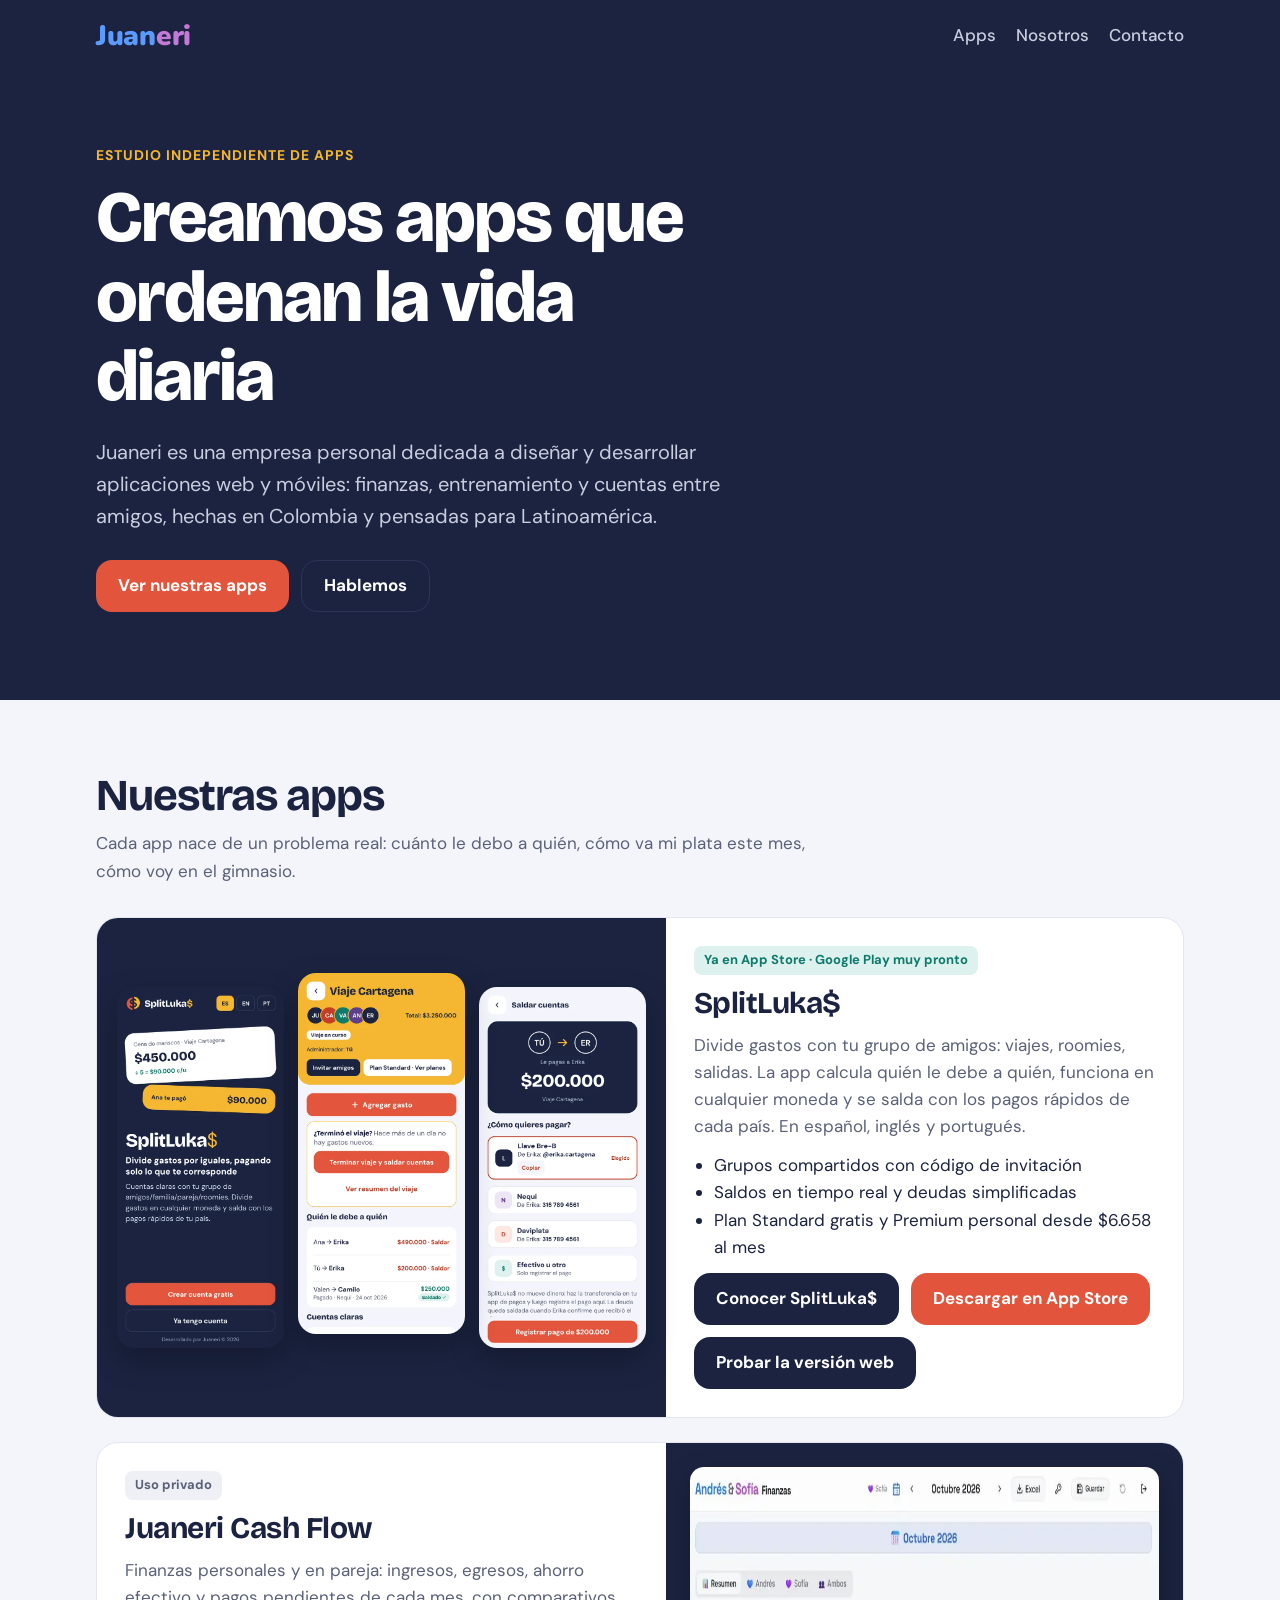
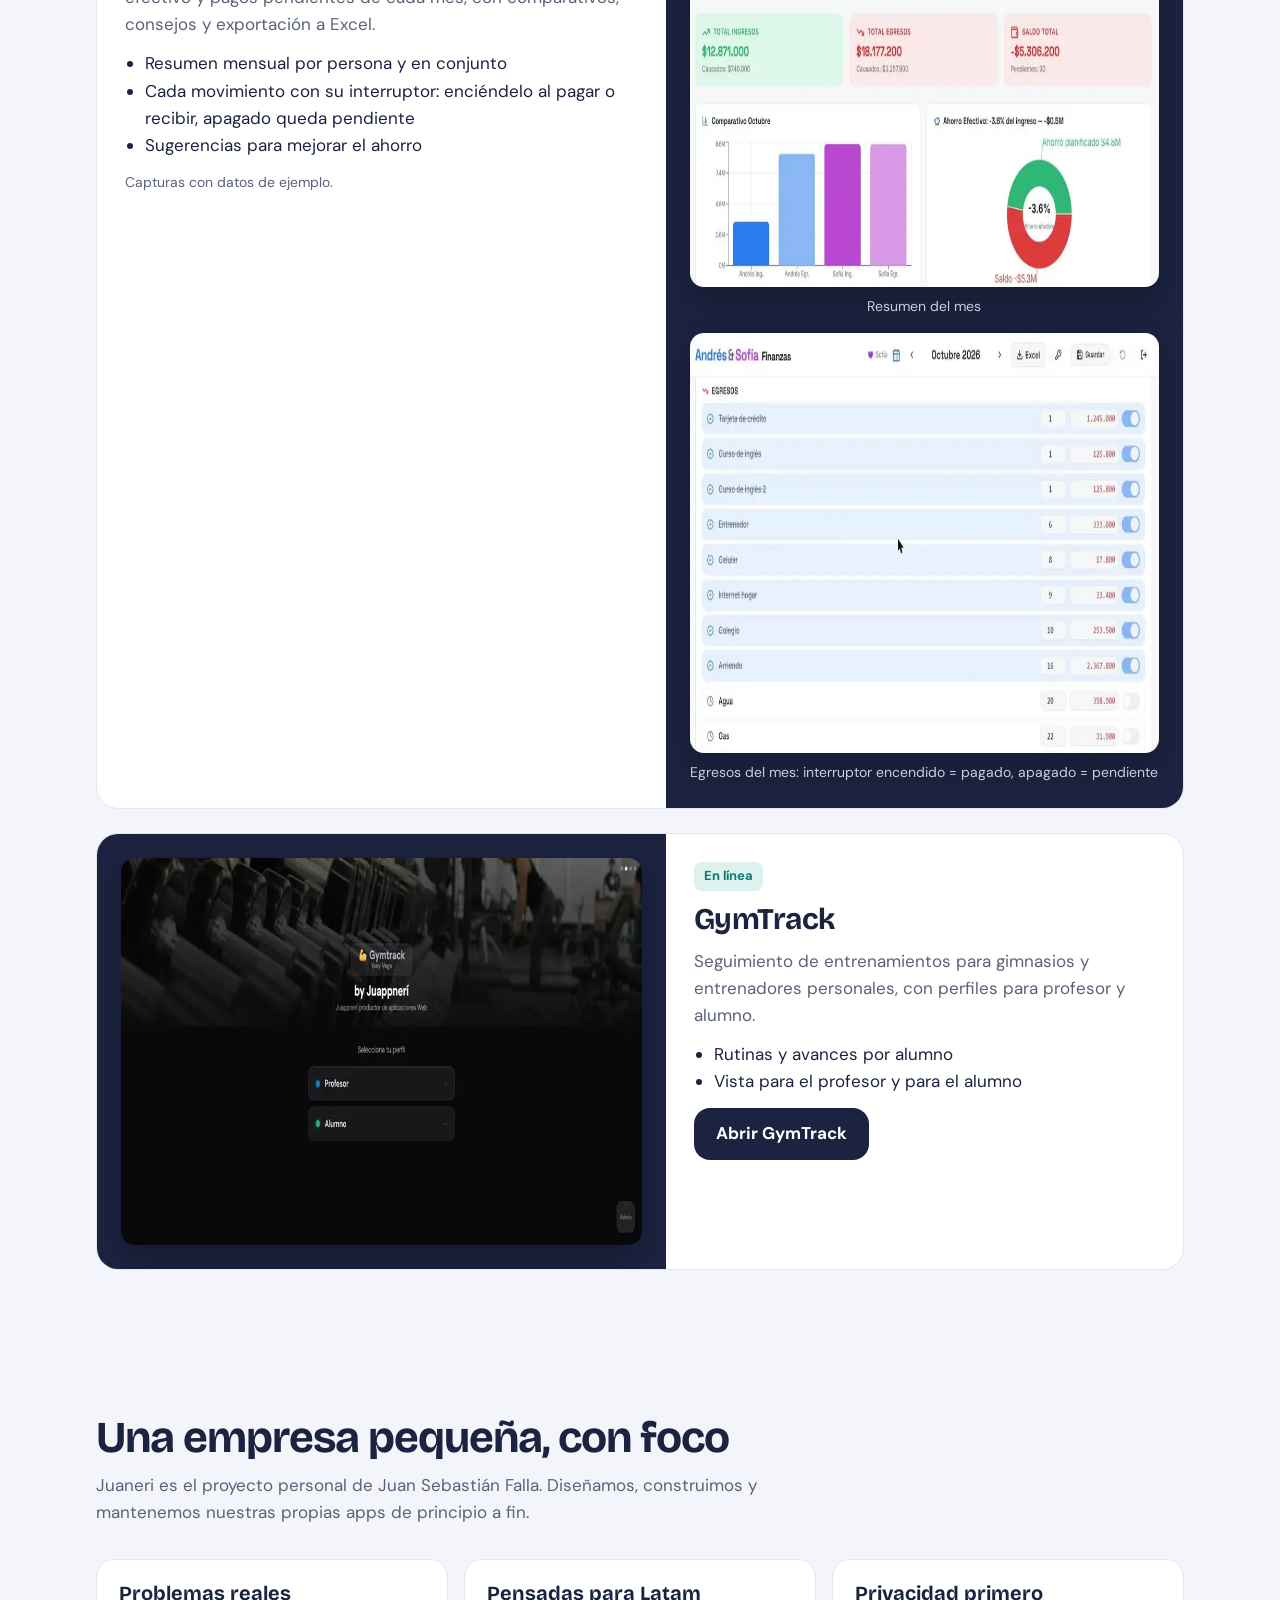
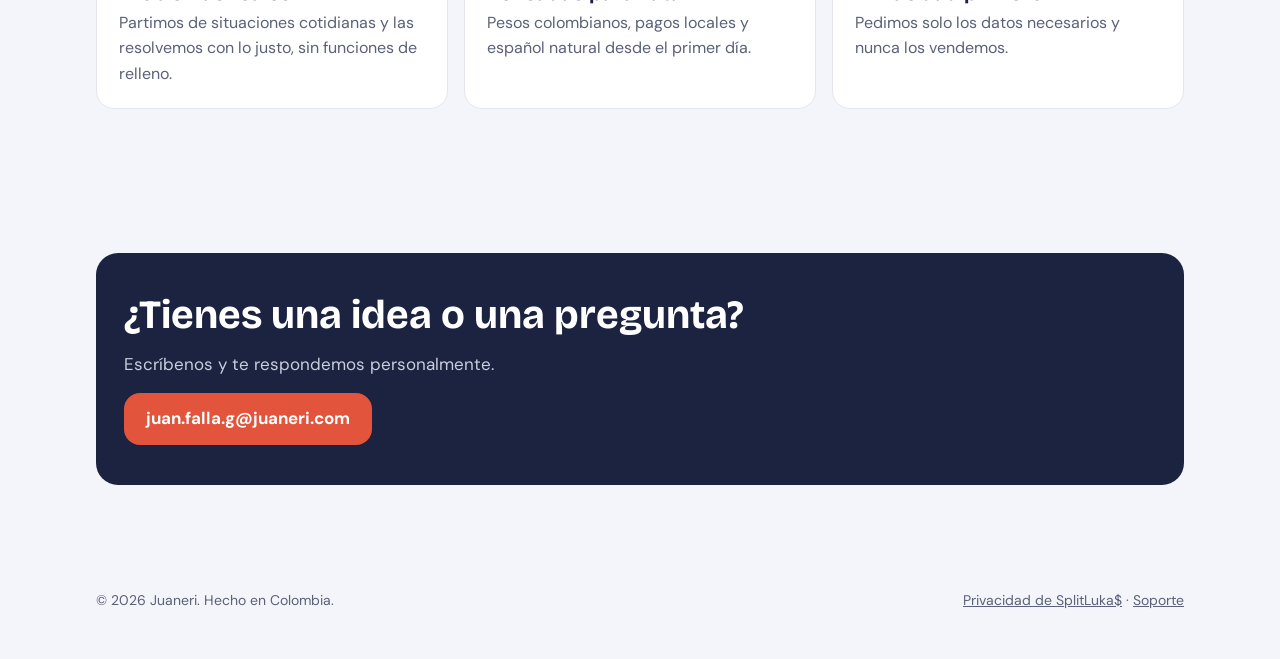
<file: index.html>
<!doctype html>
<html lang="es">
<head>
<meta charset="utf-8">
<meta name="viewport" content="width=device-width, initial-scale=1">
<title>Juaneri · Apps hechas en Colombia</title>
<meta name="description" content="Juaneri es una empresa personal dedicada a crear aplicaciones web y móviles sencillas que resuelven problemas del día a día.">
<link rel="icon" href="favicon.png">
<link rel="preconnect" href="https://fonts.googleapis.com">
<link href="https://fonts.googleapis.com/css2?family=Bricolage+Grotesque:wght@700;800&family=DM+Sans:wght@400;500;700&family=Nunito:wght@900&display=swap" rel="stylesheet">
<link rel="stylesheet" href="styles.css">
</head>
<body>
<header class="top">
  <div class="wrap nav">
    <a class="brand" href="/"><span class="wm-a">Juan</span><span class="wm-b">eri</span></a>
    <nav aria-label="Principal">
      <a href="#apps">Apps</a>
      <a href="#nosotros">Nosotros</a>
      <a href="#contacto">Contacto</a>
    </nav>
  </div>
  <div class="wrap hero">
    <div class="eyebrow">Estudio independiente de apps</div>
    <h1>Creamos apps que ordenan la vida diaria</h1>
    <p>Juaneri es una empresa personal dedicada a diseñar y desarrollar aplicaciones web y móviles: finanzas, entrenamiento y cuentas entre amigos, hechas en Colombia y pensadas para Latinoamérica.</p>
    <div class="actions">
      <a class="btn primary" href="#apps">Ver nuestras apps</a>
      <a class="btn ghost" href="#contacto">Hablemos</a>
    </div>
  </div>
</header>

<main>
  <section id="apps">
    <div class="wrap">
      <div class="section-head">
        <h2>Nuestras apps</h2>
        <p>Cada app nace de un problema real: cuánto le debo a quién, cómo va mi plata este mes, cómo voy en el gimnasio.</p>
      </div>
      <div class="apps">
        <article class="app">
          <div class="shot phones">
            <img src="img/proto-bienvenida.webp" alt="Pantalla de bienvenida de SplitLuka$" width="540" height="1169" loading="lazy">
            <img src="img/proto-grupo.webp" alt="Grupo Viaje Cartagena con quién le debe a quién y la lista de gastos" width="540" height="1169" loading="lazy">
            <img src="img/proto-saldar.webp" alt="Saldar cuentas con los pagos rápidos del país" width="540" height="1169" loading="lazy">
          </div>
          <div class="body">
            <span class="tag live">Ya en App Store · Google Play muy pronto</span>
            <h3>SplitLuka$</h3>
            <p>Divide gastos con tu grupo de amigos: viajes, roomies, salidas. La app calcula quién le debe a quién, funciona en cualquier moneda y se salda con los pagos rápidos de cada país. En español, inglés y portugués.</p>
            <ul>
              <li>Grupos compartidos con código de invitación</li>
              <li>Saldos en tiempo real y deudas simplificadas</li>
              <li>Plan Standard gratis y Premium personal desde $6.658 al mes</li>
            </ul>
            <div class="actions">
              <a class="btn dark" href="/splitlukas/">Conocer SplitLuka$</a>
              <a class="btn primary" href="https://apps.apple.com/app/id6828172255">Descargar en App Store</a>
              <a class="btn dark" href="https://splitlukas.expo.app">Probar la versión web</a>
            </div>
          </div>
        </article>

        <article class="app flip">
          <div class="shot stack">
            <figure><img src="img/cashflow-resumen.webp" alt="Resumen del mes en Juaneri Cash Flow con total de ingresos, egresos, saldo y gráficos" width="900" height="479" loading="lazy"><figcaption>Resumen del mes</figcaption></figure>
            <figure><img src="img/cashflow-mes.webp" alt="Lista de egresos del mes: los pagados con el interruptor encendido y tachados, los pendientes con el interruptor apagado" width="900" height="479" loading="lazy"><figcaption>Egresos del mes: interruptor encendido = pagado, apagado = pendiente</figcaption></figure>
          </div>
          <div class="body">
            <span class="tag private">Uso privado</span>
            <h3>Juaneri Cash Flow</h3>
            <p>Finanzas personales y en pareja: ingresos, egresos, ahorro efectivo y pagos pendientes de cada mes, con comparativos, consejos y exportación a Excel.</p>
            <ul>
              <li>Resumen mensual por persona y en conjunto</li>
              <li>Cada movimiento con su interruptor: enciéndelo al pagar o recibir, apagado queda pendiente</li>
              <li>Sugerencias para mejorar el ahorro</li>
            </ul>
            <p style="font-size:14px">Capturas con datos de ejemplo.</p>
          </div>
        </article>

        <article class="app">
          <div class="shot"><img src="img/gymtrack.webp" alt="Pantalla de inicio de GymTrack para elegir perfil de profesor o alumno" width="900" height="387" loading="lazy"></div>
          <div class="body">
            <span class="tag live">En línea</span>
            <h3>GymTrack</h3>
            <p>Seguimiento de entrenamientos para gimnasios y entrenadores personales, con perfiles para profesor y alumno.</p>
            <ul>
              <li>Rutinas y avances por alumno</li>
              <li>Vista para el profesor y para el alumno</li>
            </ul>
            <div class="actions"><a class="btn dark" href="https://gymtrack-zeta.vercel.app/">Abrir GymTrack</a></div>
          </div>
        </article>
      </div>
    </div>
  </section>

  <section id="nosotros">
    <div class="wrap">
      <div class="section-head">
        <h2>Una empresa pequeña, con foco</h2>
        <p>Juaneri es el proyecto personal de Juan Sebastián Falla. Diseñamos, construimos y mantenemos nuestras propias apps de principio a fin.</p>
      </div>
      <div class="values">
        <div class="value"><h3>Problemas reales</h3><p>Partimos de situaciones cotidianas y las resolvemos con lo justo, sin funciones de relleno.</p></div>
        <div class="value"><h3>Pensadas para Latam</h3><p>Pesos colombianos, pagos locales y español natural desde el primer día.</p></div>
        <div class="value"><h3>Privacidad primero</h3><p>Pedimos solo los datos necesarios y nunca los vendemos.</p></div>
      </div>
    </div>
  </section>

  <section id="contacto">
    <div class="wrap">
      <div class="contact">
        <h2>¿Tienes una idea o una pregunta?</h2>
        <p>Escríbenos y te respondemos personalmente.</p>
        <div class="actions"><a class="btn primary" href="mailto:juan.falla.g@juaneri.com">juan.falla.g@juaneri.com</a></div>
      </div>
    </div>
  </section>
</main>

<footer>
  <div class="wrap">
    <span>© 2026 Juaneri. Hecho en Colombia.</span>
    <span><a href="/splitlukas/privacidad.html">Privacidad de SplitLuka$</a> · <a href="/splitlukas/soporte.html">Soporte</a></span>
  </div>
</footer>
</body>
</html>
</file>
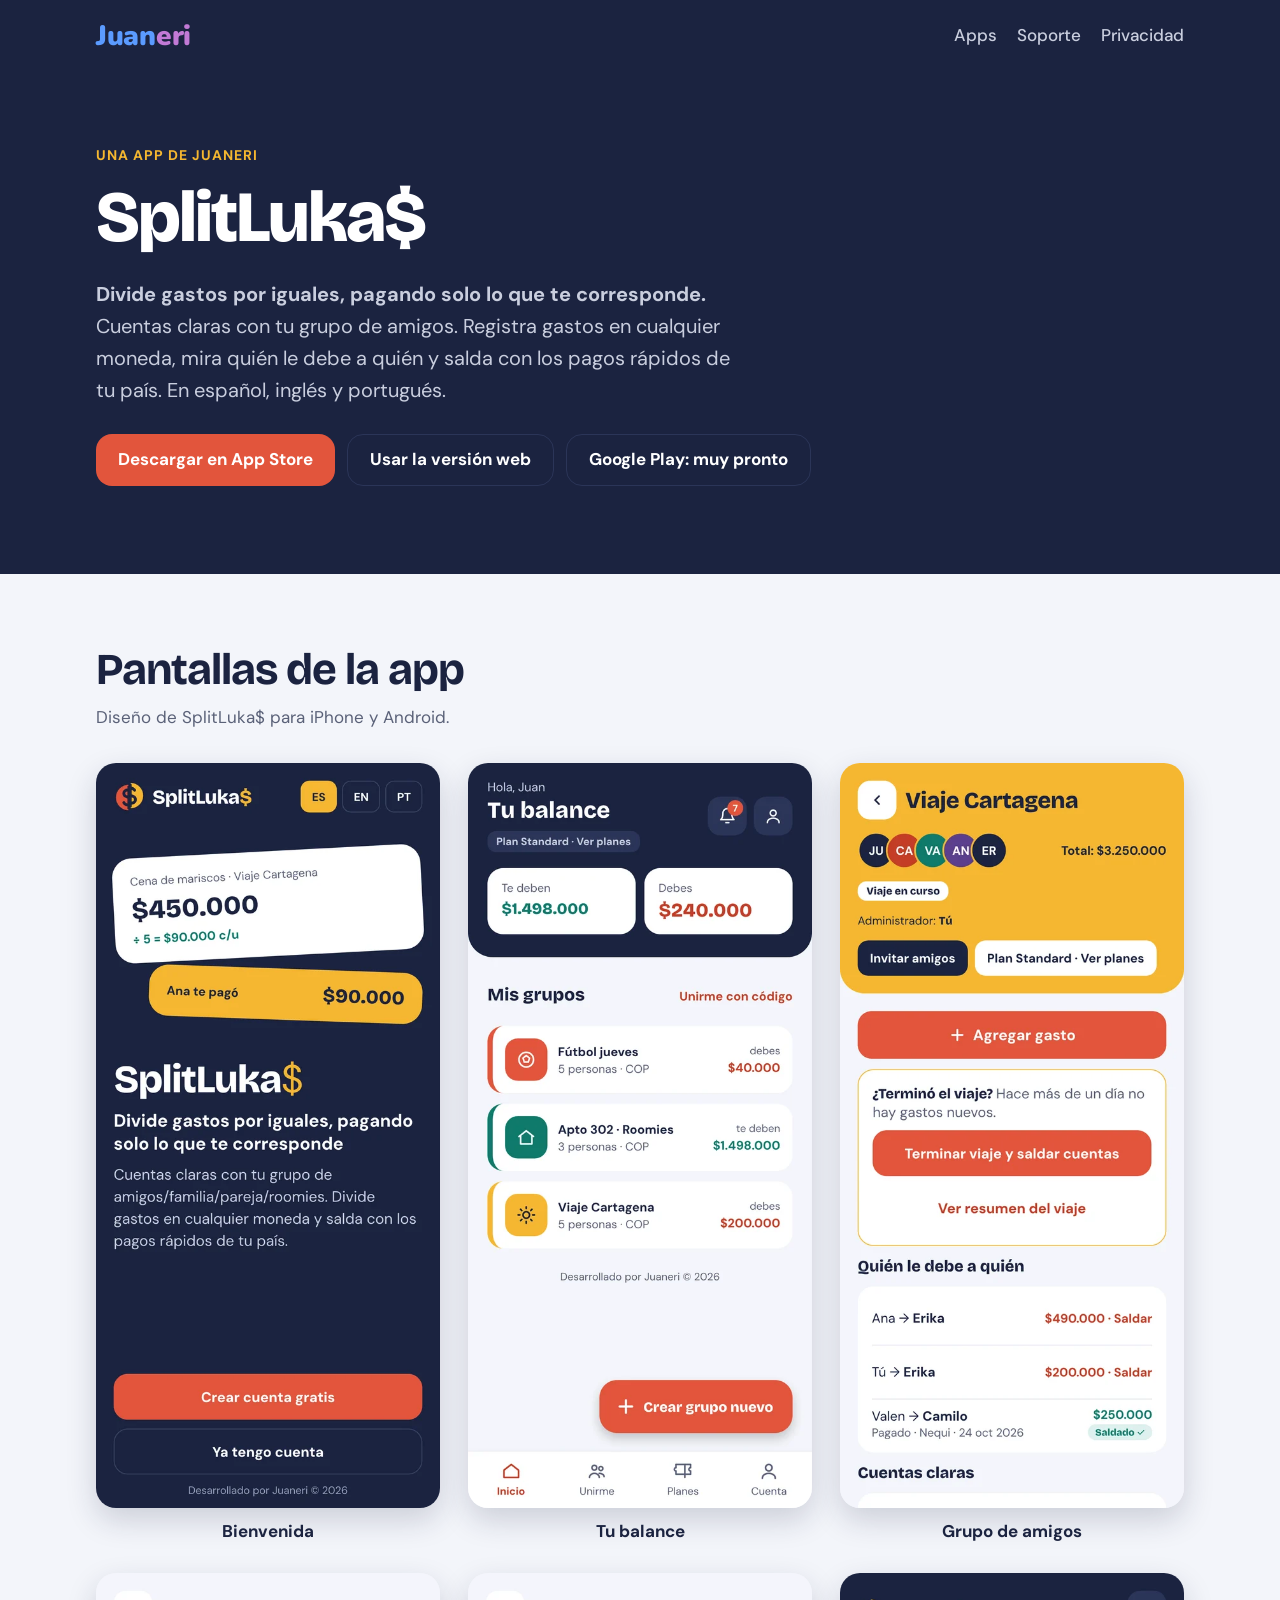
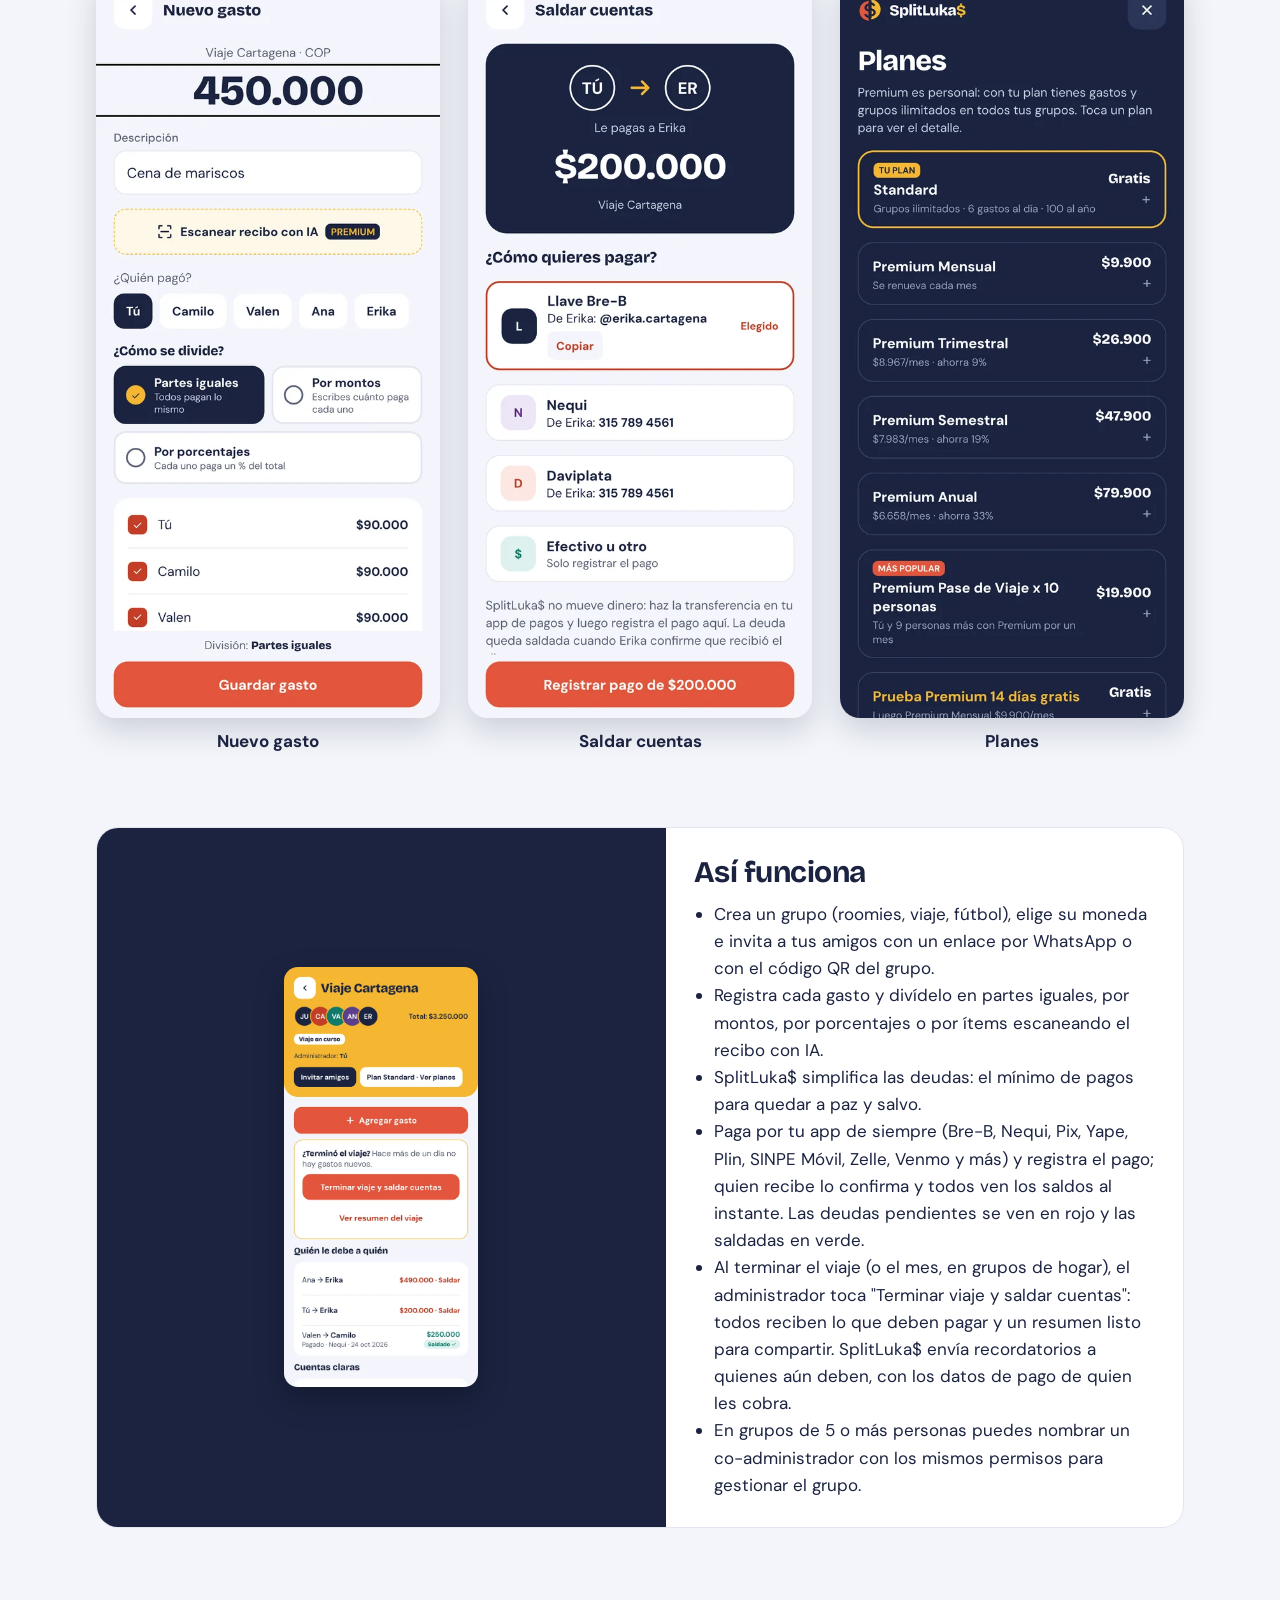
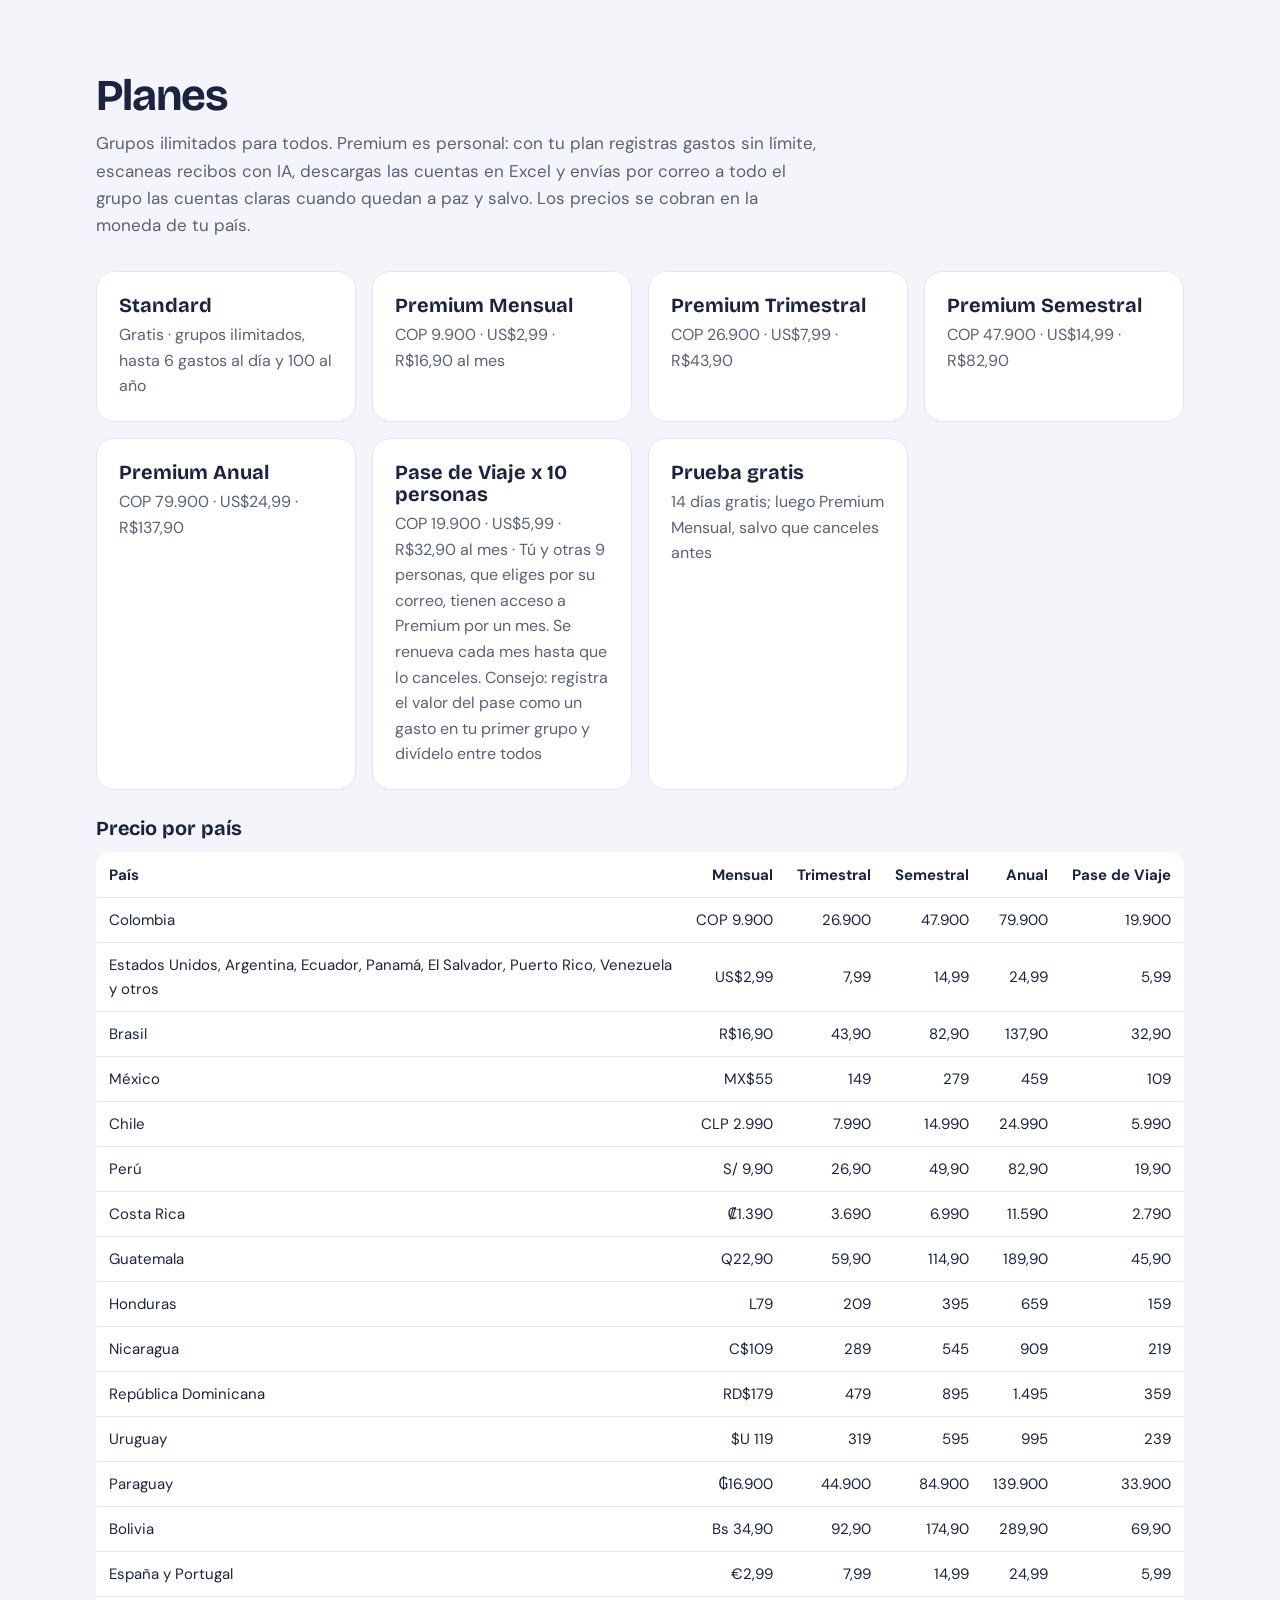
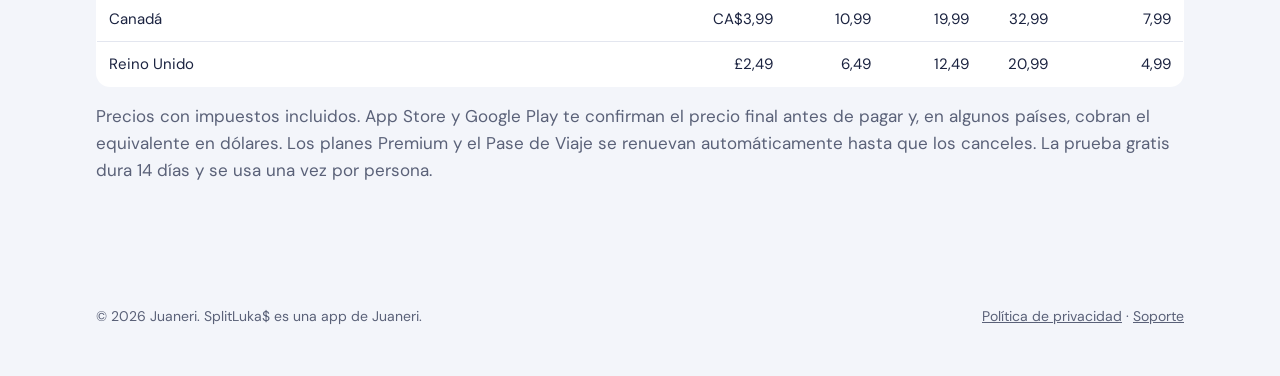
<file: splitlukas/index.html>
<!doctype html>
<html lang="es">
<head>
<meta charset="utf-8">
<meta name="viewport" content="width=device-width, initial-scale=1">
<title>SplitLuka$ · Cuentas claras con tu grupo de amigos</title>
<meta name="description" content="SplitLuka$ divide gastos entre amigos, roomies y viajeros, en cualquier moneda. Saldos en tiempo real y pagos rápidos de tu país: Bre-B, Pix, Yape, SINPE, Zelle y más. En español, inglés y portugués. Una app de Juaneri.">
<link rel="icon" href="../img/splitlukas-icon.png">
<link rel="preconnect" href="https://fonts.googleapis.com">
<link href="https://fonts.googleapis.com/css2?family=Bricolage+Grotesque:wght@700;800&family=DM+Sans:wght@400;500;700&family=Nunito:wght@900&display=swap" rel="stylesheet">
<link rel="stylesheet" href="../styles.css">
</head>
<body>
<header class="top">
  <div class="wrap nav">
    <a class="brand" href="/"><span class="wm-a">Juan</span><span class="wm-b">eri</span></a>
    <nav aria-label="Principal">
      <a href="/#apps">Apps</a>
      <a href="soporte.html">Soporte</a>
      <a href="privacidad.html">Privacidad</a>
    </nav>
  </div>
  <div class="wrap hero">
    <div class="eyebrow">Una app de Juaneri</div>
    <h1>SplitLuka$</h1>
    <p><strong>Divide gastos por iguales, pagando solo lo que te corresponde.</strong> Cuentas claras con tu grupo de amigos. Registra gastos en cualquier moneda, mira quién le debe a quién y salda con los pagos rápidos de tu país. En español, inglés y portugués.</p>
    <div class="actions">
      <a class="btn primary" href="https://apps.apple.com/app/id6828172255">Descargar en App Store</a>
      <a class="btn ghost" href="https://splitlukas.expo.app">Usar la versión web</a>
      <span class="btn ghost" aria-disabled="true">Google Play: muy pronto</span>
    </div>
  </div>
</header>
<main>
  <section class="gallery-sec">
    <div class="wrap">
      <div class="section-head">
        <h2>Pantallas de la app</h2>
        <p>Diseño de SplitLuka$ para iPhone y Android.</p>
      </div>
      <div class="gallery">
        <figure><img src="../img/proto-bienvenida.webp" alt="Pantalla de bienvenida con un viaje a Cartagena dividido entre amigos" width="540" height="1169" loading="lazy"><figcaption>Bienvenida</figcaption></figure>
        <figure><img src="../img/proto-inicio.webp" alt="Inicio con lo que te deben, lo que debes y tus grupos" width="540" height="1169" loading="lazy"><figcaption>Tu balance</figcaption></figure>
        <figure><img src="../img/proto-grupo.webp" alt="Grupo de viaje con quién le debe a quién, pagos saldados y gastos" width="540" height="1169" loading="lazy"><figcaption>Grupo de amigos</figcaption></figure>
        <figure><img src="../img/proto-gasto.webp" alt="Registro de un gasto dividido en partes iguales" width="540" height="1169" loading="lazy"><figcaption>Nuevo gasto</figcaption></figure>
        <figure><img src="../img/proto-saldar.webp" alt="Saldar cuentas con los pagos rápidos del país, como Bre-B, Pix o Yape" width="540" height="1169" loading="lazy"><figcaption>Saldar cuentas</figcaption></figure>
        <figure><img src="../img/app-planes.webp" alt="Pantalla Planes con Standard, los planes Premium, el Pase de Viaje y la prueba gratis" width="540" height="1169" loading="lazy"><figcaption>Planes</figcaption></figure>
      </div>
    </div>
  </section>
  <section>
    <div class="wrap">
      <div class="apps">
        <article class="app">
          <div class="shot"><img src="../img/proto-grupo.webp" alt="Grupo de viaje en SplitLuka$ con gastos y saldos" width="540" height="1169"></div>
          <div class="body">
            <h3>Así funciona</h3>
            <ul>
              <li>Crea un grupo (roomies, viaje, fútbol), elige su moneda e invita a tus amigos con un enlace por WhatsApp o con el código QR del grupo.</li>
              <li>Registra cada gasto y divídelo en partes iguales, por montos, por porcentajes o por ítems escaneando el recibo con IA.</li>
              <li>SplitLuka$ simplifica las deudas: el mínimo de pagos para quedar a paz y salvo.</li>
              <li>Paga por tu app de siempre (Bre-B, Nequi, Pix, Yape, Plin, SINPE Móvil, Zelle, Venmo y más) y registra el pago; quien recibe lo confirma y todos ven los saldos al instante. Las deudas pendientes se ven en rojo y las saldadas en verde.</li>
              <li>Al terminar el viaje (o el mes, en grupos de hogar), el administrador toca "Terminar viaje y saldar cuentas": todos reciben lo que deben pagar y un resumen listo para compartir. SplitLuka$ envía recordatorios a quienes aún deben, con los datos de pago de quien les cobra.</li>
              <li>En grupos de 5 o más personas puedes nombrar un co-administrador con los mismos permisos para gestionar el grupo.</li>
            </ul>
          </div>
        </article>
      </div>
    </div>
  </section>
  <section>
    <div class="wrap">
      <div class="section-head">
        <h2>Planes</h2>
        <p>Grupos ilimitados para todos. Premium es personal: con tu plan registras gastos sin límite, escaneas recibos con IA, descargas las cuentas en Excel y envías por correo a todo el grupo las cuentas claras cuando quedan a paz y salvo. Los precios se cobran en la moneda de tu país.</p>
      </div>
      <div class="values">
        <div class="value"><h3>Standard</h3><p>Gratis · grupos ilimitados, hasta 6 gastos al día y 100 al año</p></div>
        <div class="value"><h3>Premium Mensual</h3><p>COP 9.900 · US$2,99 · R$16,90 al mes</p></div>
        <div class="value"><h3>Premium Trimestral</h3><p>COP 26.900 · US$7,99 · R$43,90</p></div>
        <div class="value"><h3>Premium Semestral</h3><p>COP 47.900 · US$14,99 · R$82,90</p></div>
        <div class="value"><h3>Premium Anual</h3><p>COP 79.900 · US$24,99 · R$137,90</p></div>
        <div class="value"><h3>Pase de Viaje x 10 personas</h3><p>COP 19.900 · US$5,99 · R$32,90 al mes · Tú y otras 9 personas, que eliges por su correo, tienen acceso a Premium por un mes. Se renueva cada mes hasta que lo canceles. Consejo: registra el valor del pase como un gasto en tu primer grupo y divídelo entre todos</p></div>
        <div class="value"><h3>Prueba gratis</h3><p>14 días gratis; luego Premium Mensual, salvo que canceles antes</p></div>
      </div>
      <h3 style="margin-top:28px">Precio por país</h3>
      <div style="overflow-x:auto">
      <table class="prices">
        <thead><tr><th>País</th><th>Mensual</th><th>Trimestral</th><th>Semestral</th><th>Anual</th><th>Pase de Viaje</th></tr></thead>
        <tbody>
          <tr><td>Colombia</td><td>COP 9.900</td><td>26.900</td><td>47.900</td><td>79.900</td><td>19.900</td></tr>
          <tr><td>Estados Unidos, Argentina, Ecuador, Panamá, El Salvador, Puerto Rico, Venezuela y otros</td><td>US$2,99</td><td>7,99</td><td>14,99</td><td>24,99</td><td>5,99</td></tr>
          <tr><td>Brasil</td><td>R$16,90</td><td>43,90</td><td>82,90</td><td>137,90</td><td>32,90</td></tr>
          <tr><td>México</td><td>MX$55</td><td>149</td><td>279</td><td>459</td><td>109</td></tr>
          <tr><td>Chile</td><td>CLP 2.990</td><td>7.990</td><td>14.990</td><td>24.990</td><td>5.990</td></tr>
          <tr><td>Perú</td><td>S/ 9,90</td><td>26,90</td><td>49,90</td><td>82,90</td><td>19,90</td></tr>
          <tr><td>Costa Rica</td><td>₡1.390</td><td>3.690</td><td>6.990</td><td>11.590</td><td>2.790</td></tr>
          <tr><td>Guatemala</td><td>Q22,90</td><td>59,90</td><td>114,90</td><td>189,90</td><td>45,90</td></tr>
          <tr><td>Honduras</td><td>L79</td><td>209</td><td>395</td><td>659</td><td>159</td></tr>
          <tr><td>Nicaragua</td><td>C$109</td><td>289</td><td>545</td><td>909</td><td>219</td></tr>
          <tr><td>República Dominicana</td><td>RD$179</td><td>479</td><td>895</td><td>1.495</td><td>359</td></tr>
          <tr><td>Uruguay</td><td>$U 119</td><td>319</td><td>595</td><td>995</td><td>239</td></tr>
          <tr><td>Paraguay</td><td>₲16.900</td><td>44.900</td><td>84.900</td><td>139.900</td><td>33.900</td></tr>
          <tr><td>Bolivia</td><td>Bs 34,90</td><td>92,90</td><td>174,90</td><td>289,90</td><td>69,90</td></tr>
          <tr><td>España y Portugal</td><td>€2,99</td><td>7,99</td><td>14,99</td><td>24,99</td><td>5,99</td></tr>
          <tr><td>Canadá</td><td>CA$3,99</td><td>10,99</td><td>19,99</td><td>32,99</td><td>7,99</td></tr>
          <tr><td>Reino Unido</td><td>£2,49</td><td>6,49</td><td>12,49</td><td>20,99</td><td>4,99</td></tr>
        </tbody>
      </table>
      </div>
      <p style="color:var(--muted);margin-top:16px">Precios con impuestos incluidos. App Store y Google Play te confirman el precio final antes de pagar y, en algunos países, cobran el equivalente en dólares. Los planes Premium y el Pase de Viaje se renuevan automáticamente hasta que los canceles. La prueba gratis dura 14 días y se usa una vez por persona.</p>
    </div>
  </section>
</main>
<footer>
  <div class="wrap">
    <span>© 2026 Juaneri. SplitLuka$ es una app de Juaneri.</span>
    <span><a href="privacidad.html">Política de privacidad</a> · <a href="soporte.html">Soporte</a></span>
  </div>
</footer>
</body>
</html>
</file>
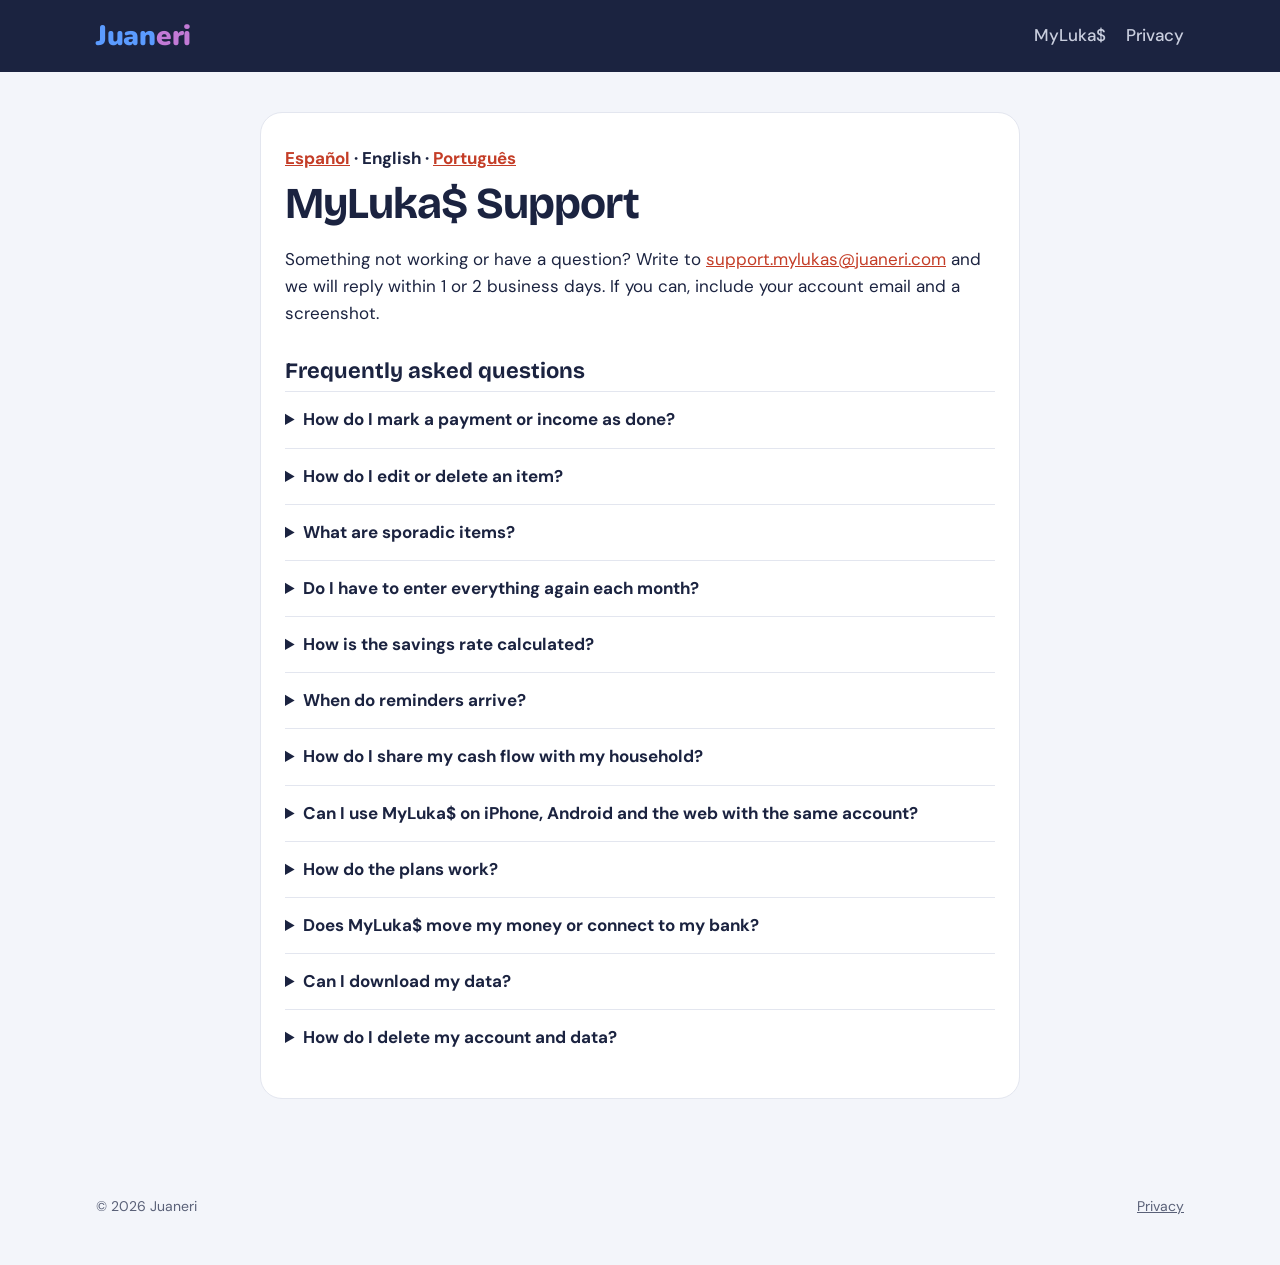
<file: mylukas/soporte.html>
<!doctype html>
<html lang="es">
<head>
<meta charset="utf-8">
<meta name="viewport" content="width=device-width, initial-scale=1">
<title>Soporte · MyLuka$</title>
<link rel="icon" href="https://mylukas.expo.app/favicon.ico">
<link rel="alternate" hreflang="es" href="https://juaneri.com/mylukas/soporte.html">
<link rel="alternate" hreflang="en" href="https://juaneri.com/mylukas/support.html">
<link rel="alternate" hreflang="pt" href="https://juaneri.com/mylukas/suporte.html">
<link rel="preconnect" href="https://fonts.googleapis.com">
<link href="https://fonts.googleapis.com/css2?family=Bricolage+Grotesque:wght@700;800&family=DM+Sans:wght@400;500;700&family=Nunito:wght@900&display=swap" rel="stylesheet">
<link rel="stylesheet" href="../styles.css">
<script>
  // Muestra la página en el idioma del navegador (inglés o portugués), salvo que la persona haya elegido español.
  (function () {
    if (/[?&]lang=es/.test(location.search)) return;
    var l = (navigator.language || 'es').toLowerCase();
    if (l.indexOf('en') === 0) location.replace('support.html');
    else if (l.indexOf('pt') === 0) location.replace('suporte.html');
  })();
</script>
</head>
<body>
<header class="top">
  <div class="wrap nav">
    <a class="brand" href="/"><span class="wm-a">Juan</span><span class="wm-b">eri</span></a>
    <nav aria-label="Principal"><a href="https://mylukas.expo.app">MyLuka$</a><a href="https://mylukas.expo.app/legal/privacidad">Privacidad</a></nav>
  </div>
</header>
<main class="wrap">
  <article class="doc">
    <p style="margin:0 0 8px;font-weight:700"><span>Español</span> · <a href="support.html" hreflang="en">English</a> · <a href="suporte.html" hreflang="pt">Português</a></p>
    <h1>Soporte de MyLuka$</h1>
    <p>¿Algo no funciona o tienes una pregunta? Escríbenos a <a href="mailto:support.mylukas@juaneri.com?subject=Soporte%20MyLuka$">support.mylukas@juaneri.com</a> y te respondemos en 1 o 2 días hábiles. Si puedes, incluye el correo de tu cuenta y una captura de pantalla.</p>

    <h2>Preguntas frecuentes</h2>
    <div class="faq">
      <details><summary>¿Cómo marco un pago o un ingreso como listo?</summary><p>En <strong>Mi Flujo de Caja</strong>, toca el círculo de la columna «Listo» de esa fila. Se pone verde y la fila queda atenuada para distinguir lo hecho de lo pendiente. Si te equivocas, tócalo otra vez.</p></details>
      <details><summary>¿Cómo edito o elimino un ingreso o un egreso?</summary><p>Toca la fila para abrir su detalle: ahí cambias el nombre, el día de pago, el valor y la categoría, adjuntas el soporte de pago o lo eliminas. En el iPhone y en Android también puedes deslizar la fila hacia la izquierda. Después de eliminar tienes unos segundos para tocar «Deshacer».</p></details>
      <details><summary>¿Qué son los esporádicos?</summary><p>Son ingresos o gastos que no son mensuales: anuales, semestrales u ocasionales. Por ejemplo predial, impuesto vehicular, SOAT, seguros, vacaciones, regalos de Navidad, prima o bono anual. Los registras una vez en <strong>Mis Esporádicos</strong> con su fecha y MyLuka$ los suma al mes que corresponde.</p></details>
      <details><summary>¿Cada mes tengo que registrar todo de nuevo?</summary><p>No. Cada mes nuevo se crea copiando el anterior (sin los esporádicos) y siempre puedes editarlo. También puedes usar «Copiar mes anterior» desde el menú ⋯ junto al nombre del mes.</p></details>
      <details><summary>¿Cómo se calcula la tasa de ahorro?</summary><p>Es lo que registras como egreso de categoría «Ahorro e inversión», dividido entre tus ingresos del mes. Para que cuente, agrega tu ahorro mensual como un egreso con esa categoría.</p></details>
      <details><summary>¿Cuándo llegan los recordatorios?</summary><p>A las 8:00 a. m. (hora de tu país) del día de cada pago o ingreso, a las 8:00 p. m. si sigue pendiente, y el día de tu mayor ingreso del mes te sugerimos apartar lo de los gastos esporádicos del mes siguiente. También los ves en la campanita de la app.</p></details>
      <details><summary>¿Cómo comparto mi flujo de caja con mi hogar?</summary><p>En <strong>Perfil → Mi hogar conectado</strong> escribe el correo de la otra persona. Con el plan Hogar pueden ser hasta 5 personas y cada una ve el flujo de las demás.</p></details>
      <details><summary>¿Puedo usar MyLuka$ en iPhone, Android y la web con la misma cuenta?</summary><p>Sí. Tu cuenta y tus datos son los mismos en el iPhone y en <a href="https://mylukas.expo.app">mylukas.expo.app</a>. La versión para Android llega muy pronto.</p></details>
      <details><summary>¿Cómo funcionan los planes?</summary><p>Hay planes Personal y Hogar, mensuales o anuales, con precios en la moneda de tu país y una prueba gratis al comenzar. Se renuevan solos hasta que los canceles en tu cuenta de Apple o de Google Play.</p></details>
      <details><summary>¿MyLuka$ mueve mi dinero o se conecta a mi banco?</summary><p>No. MyLuka$ no se conecta a tu banco ni hace pagos: tú registras tus ingresos y egresos y los marcas cuando quedan listos. El análisis es educación financiera, no asesoría.</p></details>
      <details><summary>¿Puedo descargar mis datos?</summary><p>Sí. En <strong>Perfil → Descargar en Excel</strong> eliges un mes o toda tu información (una pestaña por cada mes y una por cada año de esporádicos).</p></details>
      <details><summary>¿Cómo elimino mi cuenta y mis datos?</summary><p>Desde la app, en <strong>Perfil → Eliminar mi cuenta</strong>. Si no puedes entrar, escríbenos desde el correo de tu cuenta a support.mylukas@juaneri.com y la borramos en máximo 30 días. Más detalles en la <a href="https://mylukas.expo.app/legal/privacidad">política de privacidad</a>.</p></details>
    </div>
  </article>
</main>
<footer><div class="wrap"><span>© 2026 Juaneri</span><span><a href="https://mylukas.expo.app/legal/privacidad">Privacidad</a></span></div></footer>
</body>
</html>
</file>
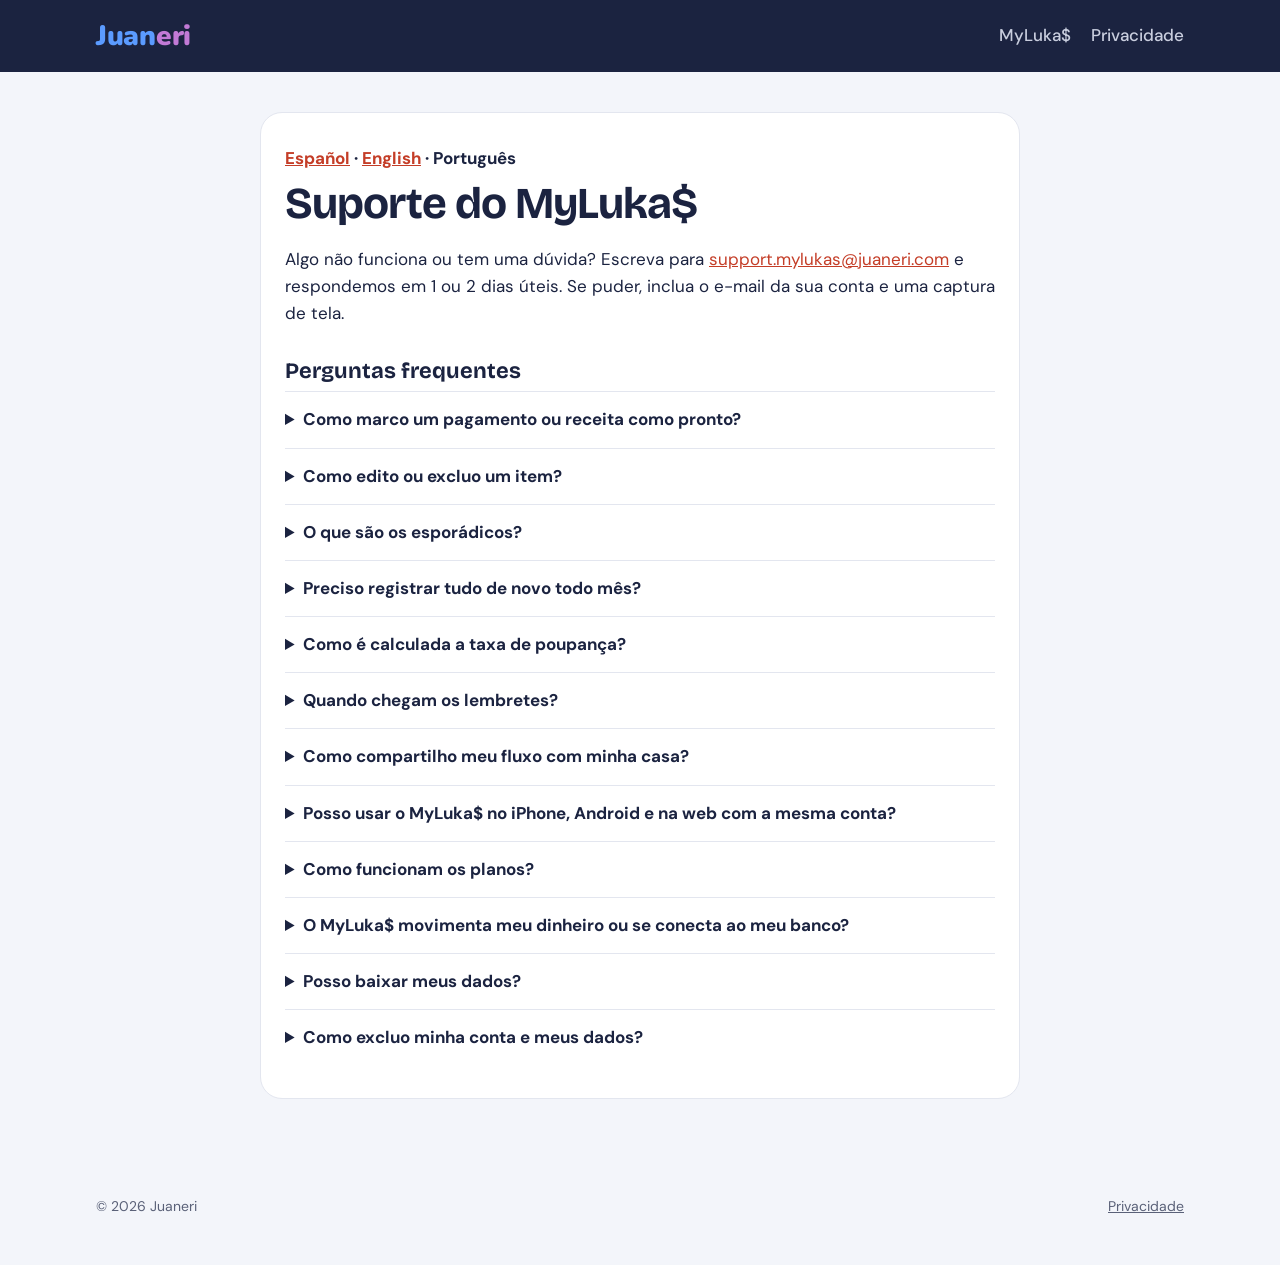
<file: mylukas/suporte.html>
<!doctype html>
<html lang="pt">
<head>
<meta charset="utf-8">
<meta name="viewport" content="width=device-width, initial-scale=1">
<title>Suporte · MyLuka$</title>
<link rel="icon" href="https://mylukas.expo.app/favicon.ico">
<link rel="alternate" hreflang="es" href="https://juaneri.com/mylukas/soporte.html">
<link rel="alternate" hreflang="en" href="https://juaneri.com/mylukas/support.html">
<link rel="alternate" hreflang="pt" href="https://juaneri.com/mylukas/suporte.html">
<link rel="preconnect" href="https://fonts.googleapis.com">
<link href="https://fonts.googleapis.com/css2?family=Bricolage+Grotesque:wght@700;800&family=DM+Sans:wght@400;500;700&family=Nunito:wght@900&display=swap" rel="stylesheet">
<link rel="stylesheet" href="../styles.css">
</head>
<body>
<header class="top">
  <div class="wrap nav">
    <a class="brand" href="/"><span class="wm-a">Juan</span><span class="wm-b">eri</span></a>
    <nav aria-label="Principal"><a href="https://mylukas.expo.app">MyLuka$</a><a href="https://mylukas.expo.app/legal/privacidad">Privacidade</a></nav>
  </div>
</header>
<main class="wrap">
  <article class="doc">
    <p style="margin:0 0 8px;font-weight:700"><a href="soporte.html?lang=es" hreflang="es">Español</a> · <a href="support.html" hreflang="en">English</a> · <span>Português</span></p>
    <h1>Suporte do MyLuka$</h1>
    <p>Algo não funciona ou tem uma dúvida? Escreva para <a href="mailto:support.mylukas@juaneri.com?subject=Suporte%20MyLuka$">support.mylukas@juaneri.com</a> e respondemos em 1 ou 2 dias úteis. Se puder, inclua o e-mail da sua conta e uma captura de tela.</p>

    <h2>Perguntas frequentes</h2>
    <div class="faq">
      <details><summary>Como marco um pagamento ou receita como pronto?</summary><p>Em <strong>Meu Fluxo de Caixa</strong>, toque no círculo da coluna «OK» dessa linha. Ele fica verde e a linha fica esmaecida para distinguir o feito do pendente. Toque de novo para desfazer.</p></details>
      <details><summary>Como edito ou excluo um item?</summary><p>Toque na linha para abrir o detalhe: altere nome, dia de pagamento, valor e categoria, anexe o comprovante ou exclua. No iPhone e no Android você também pode deslizar a linha para a esquerda. Depois de excluir, há alguns segundos para tocar em «Desfazer».</p></details>
      <details><summary>O que são os esporádicos?</summary><p>Receitas ou despesas que não são mensais: anuais, semestrais ou ocasionais. Por exemplo IPTU, IPVA, seguros, férias, presentes de Natal, 13º ou bônus anual. Registre uma vez em <strong>Meus Esporádicos</strong> com a data e o MyLuka$ inclui no mês correspondente.</p></details>
      <details><summary>Preciso registrar tudo de novo todo mês?</summary><p>Não. Cada mês novo copia o anterior (sem os esporádicos) e você sempre pode editar. Também pode usar «Copiar mês anterior» no menu ⋯ ao lado do nome do mês.</p></details>
      <details><summary>Como é calculada a taxa de poupança?</summary><p>É o que você registra como despesa na categoria «Poupança e investimento», dividido pela sua receita do mês. Adicione sua poupança mensal como despesa nessa categoria para que conte.</p></details>
      <details><summary>Quando chegam os lembretes?</summary><p>Às 8h (horário do seu país) no dia de cada pagamento ou receita, às 20h se ainda estiver pendente, e no dia da sua maior receita sugerimos separar o valor das despesas esporádicas do mês seguinte. Você também os vê no sininho do app.</p></details>
      <details><summary>Como compartilho meu fluxo com minha casa?</summary><p>Em <strong>Perfil → Minha casa conectada</strong>, escreva o e-mail da outra pessoa. Com o plano Casa, até 5 pessoas veem o fluxo umas das outras.</p></details>
      <details><summary>Posso usar o MyLuka$ no iPhone, Android e na web com a mesma conta?</summary><p>Sim. Sua conta e seus dados são os mesmos no iPhone e em <a href="https://mylukas.expo.app">mylukas.expo.app</a>. A versão para Android chega em breve.</p></details>
      <details><summary>Como funcionam os planos?</summary><p>Há planos Pessoal e Casa, mensais ou anuais, com preços na moeda do seu país e um teste grátis no início. Renovam automaticamente até você cancelar na sua conta Apple ou Google Play.</p></details>
      <details><summary>O MyLuka$ movimenta meu dinheiro ou se conecta ao meu banco?</summary><p>Não. O MyLuka$ não se conecta ao seu banco nem faz pagamentos: você registra receitas e despesas e marca quando ficam prontas. A análise é educação financeira, não assessoria.</p></details>
      <details><summary>Posso baixar meus dados?</summary><p>Sim. Em <strong>Perfil → Baixar em Excel</strong> escolha um mês ou todos os seus dados (uma aba por mês e uma por ano de esporádicos).</p></details>
      <details><summary>Como excluo minha conta e meus dados?</summary><p>No app, em <strong>Perfil → Excluir minha conta</strong>. Se não conseguir entrar, escreva do e-mail da sua conta para support.mylukas@juaneri.com e excluímos em até 30 dias. Mais na <a href="https://mylukas.expo.app/legal/privacidad">política de privacidade</a>.</p></details>
    </div>
  </article>
</main>
<footer><div class="wrap"><span>© 2026 Juaneri</span><span><a href="https://mylukas.expo.app/legal/privacidad">Privacidade</a></span></div></footer>
</body>
</html>
</file>
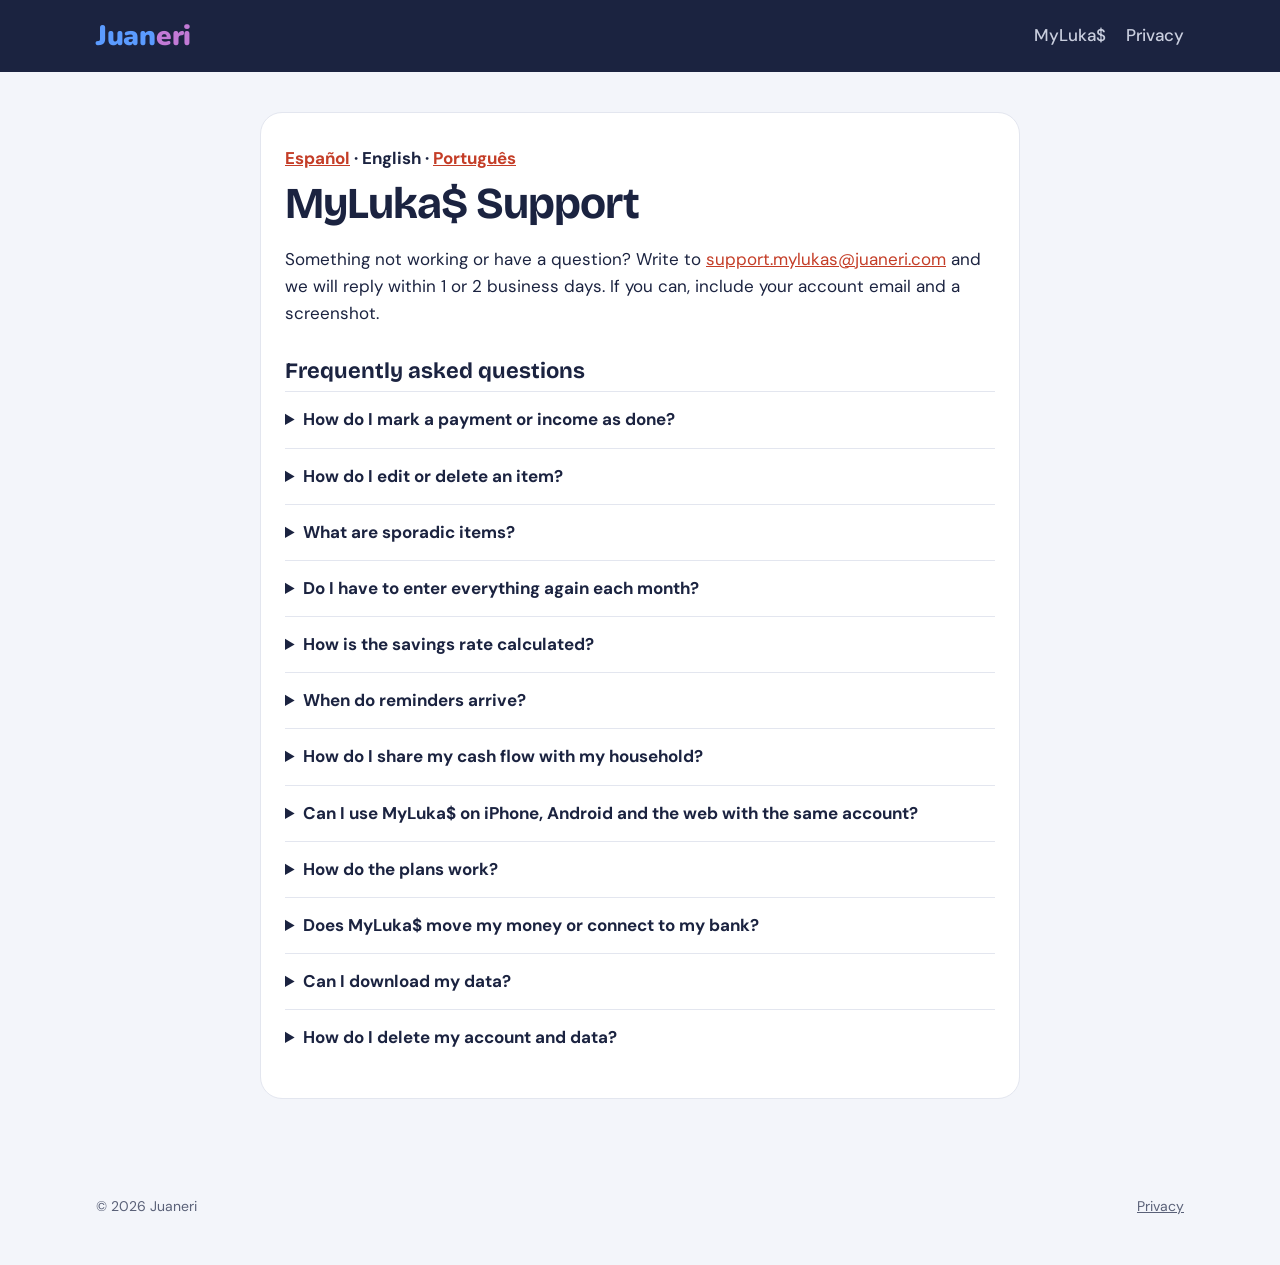
<file: mylukas/support.html>
<!doctype html>
<html lang="en">
<head>
<meta charset="utf-8">
<meta name="viewport" content="width=device-width, initial-scale=1">
<title>Support · MyLuka$</title>
<link rel="icon" href="https://mylukas.expo.app/favicon.ico">
<link rel="alternate" hreflang="es" href="https://juaneri.com/mylukas/soporte.html">
<link rel="alternate" hreflang="en" href="https://juaneri.com/mylukas/support.html">
<link rel="alternate" hreflang="pt" href="https://juaneri.com/mylukas/suporte.html">
<link rel="preconnect" href="https://fonts.googleapis.com">
<link href="https://fonts.googleapis.com/css2?family=Bricolage+Grotesque:wght@700;800&family=DM+Sans:wght@400;500;700&family=Nunito:wght@900&display=swap" rel="stylesheet">
<link rel="stylesheet" href="../styles.css">
</head>
<body>
<header class="top">
  <div class="wrap nav">
    <a class="brand" href="/"><span class="wm-a">Juan</span><span class="wm-b">eri</span></a>
    <nav aria-label="Principal"><a href="https://mylukas.expo.app">MyLuka$</a><a href="https://mylukas.expo.app/legal/privacidad">Privacy</a></nav>
  </div>
</header>
<main class="wrap">
  <article class="doc">
    <p style="margin:0 0 8px;font-weight:700"><a href="soporte.html?lang=es" hreflang="es">Español</a> · <span>English</span> · <a href="suporte.html" hreflang="pt">Português</a></p>
    <h1>MyLuka$ Support</h1>
    <p>Something not working or have a question? Write to <a href="mailto:support.mylukas@juaneri.com?subject=MyLuka$%20Support">support.mylukas@juaneri.com</a> and we will reply within 1 or 2 business days. If you can, include your account email and a screenshot.</p>

    <h2>Frequently asked questions</h2>
    <div class="faq">
      <details><summary>How do I mark a payment or income as done?</summary><p>In <strong>My Cash-Flow</strong>, tap the circle in the “Done” column of that row. It turns green and the row dims so you can tell done from pending. Tap it again to undo.</p></details>
      <details><summary>How do I edit or delete an item?</summary><p>Tap the row to open its details: change the name, pay day, amount and category, attach a payment receipt or delete it. On iPhone and Android you can also swipe the row to the left. After deleting you have a few seconds to tap “Undo”.</p></details>
      <details><summary>What are sporadic items?</summary><p>Income or expenses that are not monthly: yearly, half-yearly or one-off. For example property tax, vehicle tax, insurance, vacations, Christmas gifts or an annual bonus. Add them once in <strong>My Sporadic Items</strong> with their date and MyLuka$ adds them to the right month.</p></details>
      <details><summary>Do I have to enter everything again each month?</summary><p>No. Each new month copies the previous one (without sporadic items) and you can always edit it. You can also use “Copy previous month” from the ⋯ menu next to the month name.</p></details>
      <details><summary>How is the savings rate calculated?</summary><p>It is what you record as an expense in the “Saving & investing” category, divided by your income for the month. Add your monthly savings as an expense in that category so it counts.</p></details>
      <details><summary>When do reminders arrive?</summary><p>At 8:00 a.m. (your local time) on each payment or income day, at 8:00 p.m. if it is still pending, and on the day of your biggest income we suggest setting money aside for next month’s sporadic expenses. You also see them under the bell in the app.</p></details>
      <details><summary>How do I share my cash flow with my household?</summary><p>In <strong>Profile → My connected household</strong>, enter the other person’s email. With the Household plan up to 5 people can see each other’s cash flow.</p></details>
      <details><summary>Can I use MyLuka$ on iPhone, Android and the web with the same account?</summary><p>Yes. Your account and data are the same on iPhone and at <a href="https://mylukas.expo.app">mylukas.expo.app</a>. The Android version is coming soon.</p></details>
      <details><summary>How do the plans work?</summary><p>There are Personal and Household plans, monthly or yearly, priced in your country’s currency, with a free trial to start. They renew automatically until you cancel them in your Apple or Google Play account.</p></details>
      <details><summary>Does MyLuka$ move my money or connect to my bank?</summary><p>No. MyLuka$ does not connect to your bank or make payments: you record your income and expenses and mark them when done. The analysis is financial education, not advice.</p></details>
      <details><summary>Can I download my data?</summary><p>Yes. In <strong>Profile → Download to Excel</strong> choose one month or all your data (one tab per month and one per year of sporadic items).</p></details>
      <details><summary>How do I delete my account and data?</summary><p>In the app, go to <strong>Profile → Delete my account</strong>. If you can’t sign in, email support.mylukas@juaneri.com from your account email and we will delete it within 30 days. More in the <a href="https://mylukas.expo.app/legal/privacidad">privacy policy</a>.</p></details>
    </div>
  </article>
</main>
<footer><div class="wrap"><span>© 2026 Juaneri</span><span><a href="https://mylukas.expo.app/legal/privacidad">Privacy</a></span></div></footer>
</body>
</html>
</file>
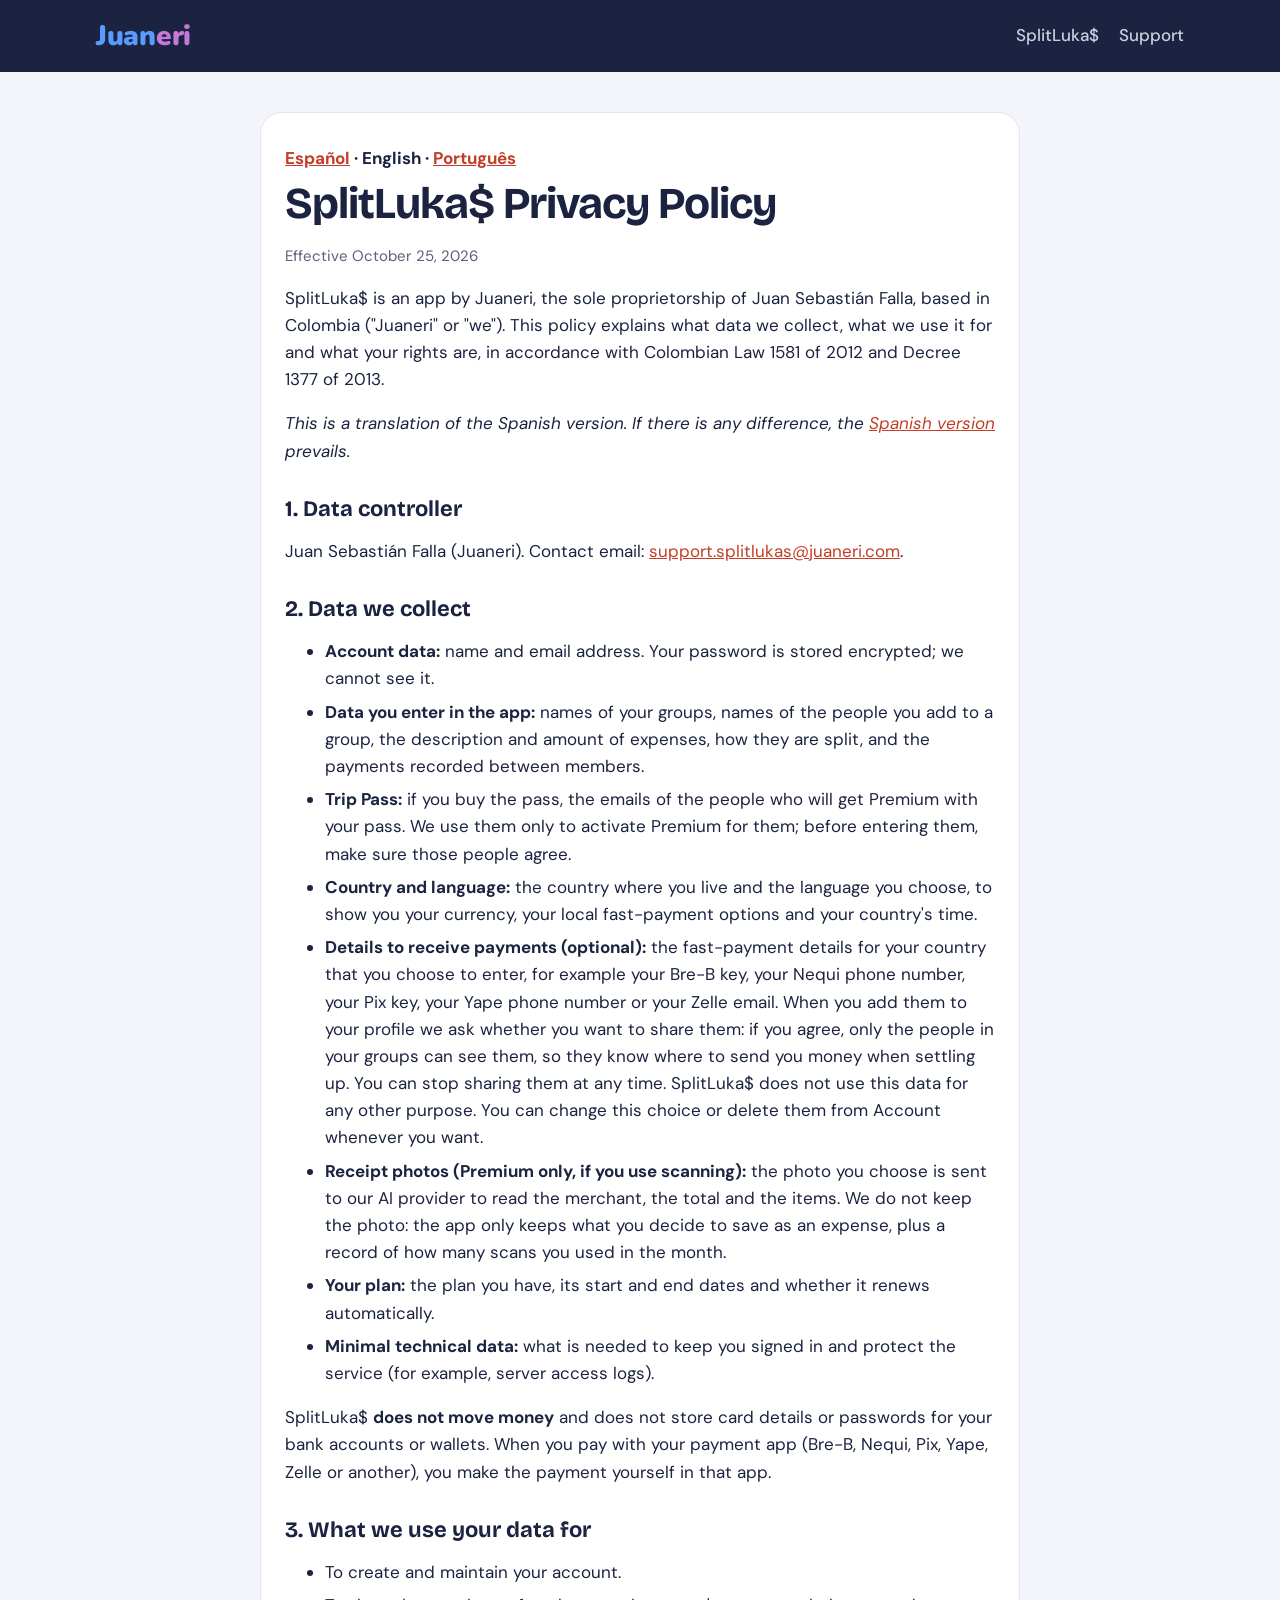
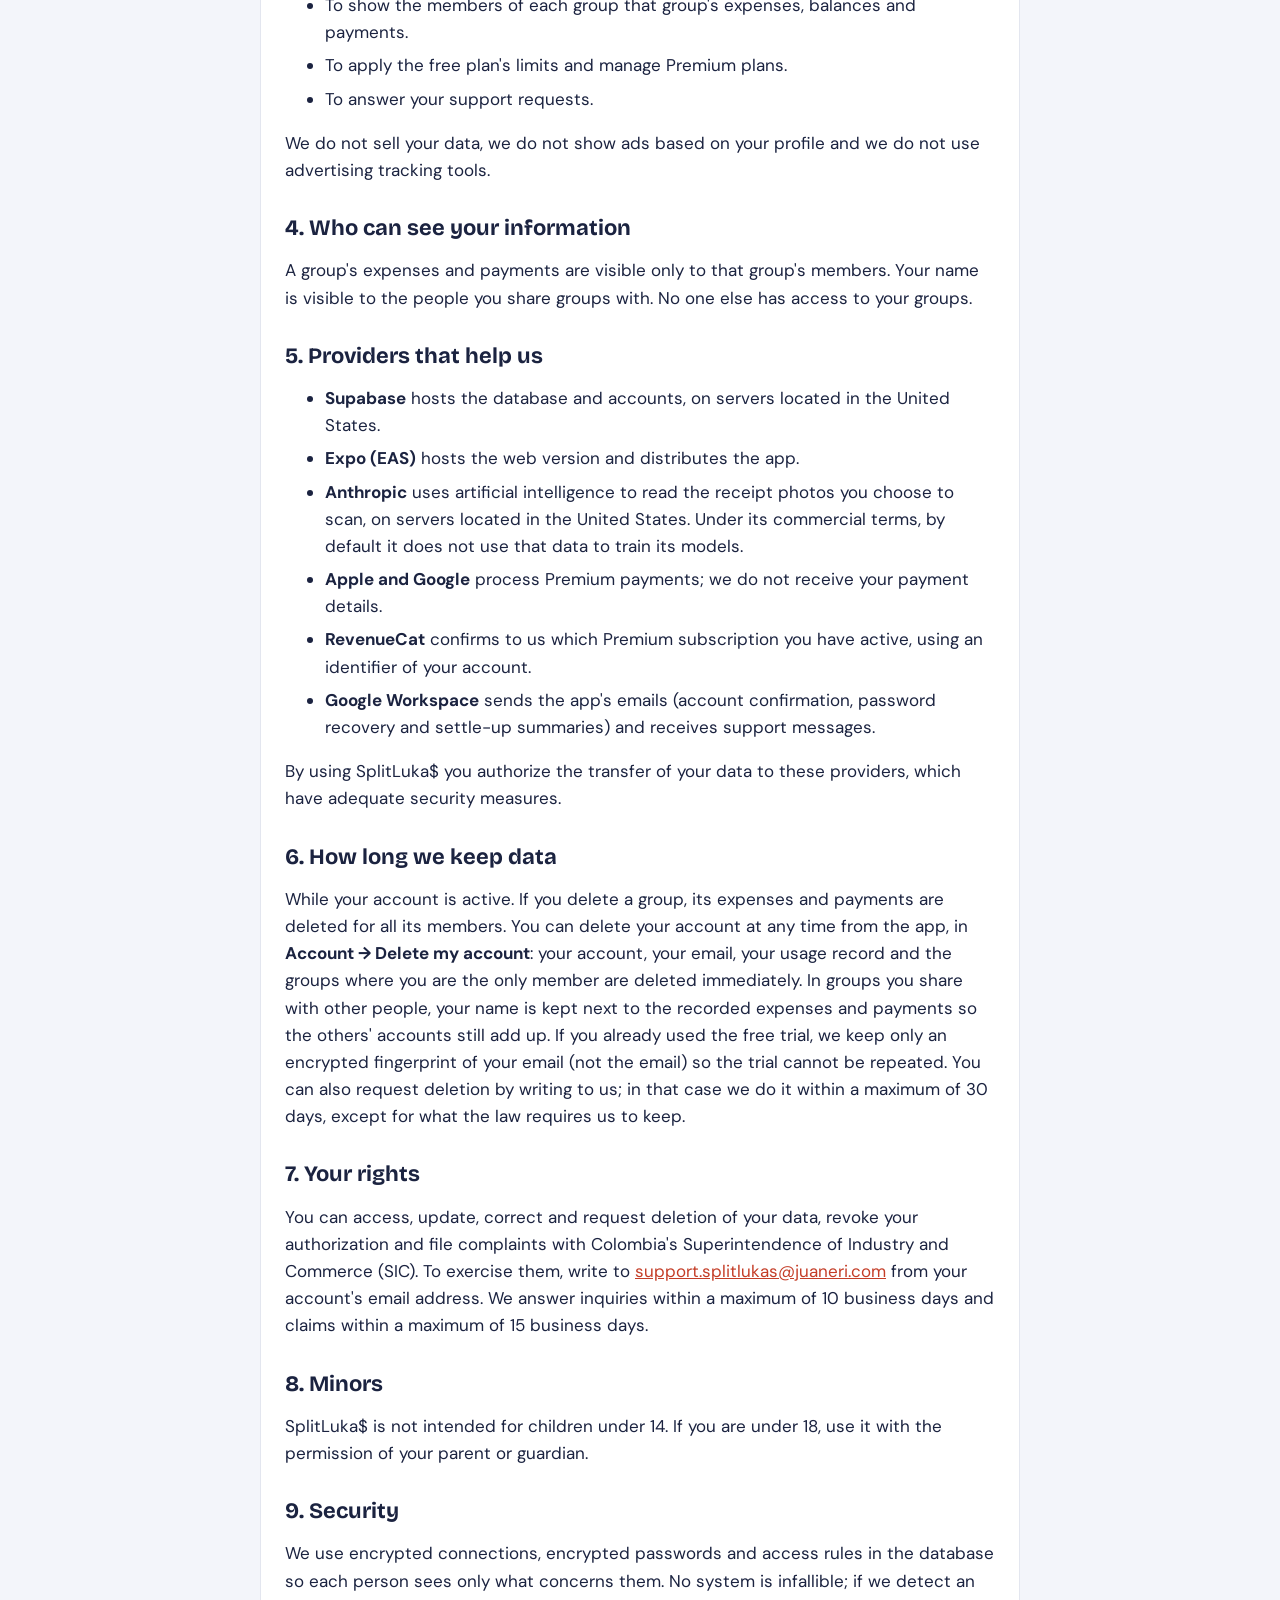
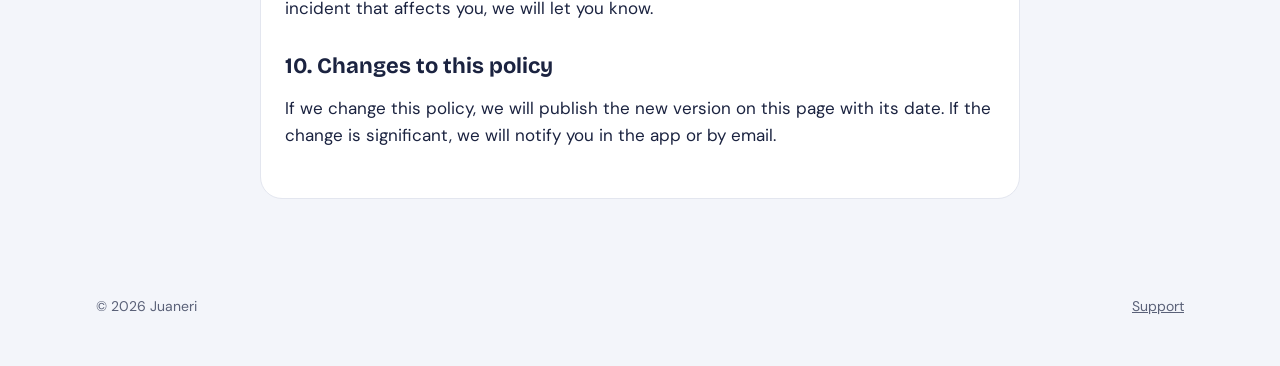
<file: splitlukas/privacidad.html>
<!doctype html>
<html lang="es">
<head>
<meta charset="utf-8">
<meta name="viewport" content="width=device-width, initial-scale=1">
<title>Política de privacidad · SplitLuka$</title>
<link rel="icon" href="../img/splitlukas-icon.png">
<link rel="alternate" hreflang="es" href="https://juaneri.com/splitlukas/privacidad.html">
<link rel="alternate" hreflang="en" href="https://juaneri.com/splitlukas/privacy.html">
<link rel="alternate" hreflang="pt" href="https://juaneri.com/splitlukas/privacidade.html">
<link rel="preconnect" href="https://fonts.googleapis.com">
<link href="https://fonts.googleapis.com/css2?family=Bricolage+Grotesque:wght@700;800&family=DM+Sans:wght@400;500;700&family=Nunito:wght@900&display=swap" rel="stylesheet">
<link rel="stylesheet" href="../styles.css">
<script>
  // Muestra la página en el idioma del navegador (inglés o portugués), salvo que la persona haya elegido español.
  (function () {
    if (/[?&]lang=es/.test(location.search)) return;
    var l = (navigator.language || 'es').toLowerCase();
    if (l.indexOf('en') === 0) location.replace('privacy.html');
    else if (l.indexOf('pt') === 0) location.replace('privacidade.html');
  })();
</script>
</head>
<body>
<header class="top">
  <div class="wrap nav">
    <a class="brand" href="/"><span class="wm-a">Juan</span><span class="wm-b">eri</span></a>
    <nav aria-label="Principal"><a href="./">SplitLuka$</a><a href="soporte.html?lang=es">Soporte</a></nav>
  </div>
</header>
<main class="wrap">
  <article class="doc">
    <p style="margin:0 0 8px;font-weight:700"><span>Español</span> · <a href="privacy.html" hreflang="en">English</a> · <a href="privacidade.html" hreflang="pt">Português</a></p>
    <h1>Política de privacidad de SplitLuka$</h1>
    <p class="meta">Vigente desde el 25 de octubre de 2026</p>

    <p>SplitLuka$ es una aplicación de Juaneri, empresa personal de Juan Sebastián Falla, con domicilio en Colombia (en adelante, "Juaneri" o "nosotros"). Esta política explica qué datos recogemos, para qué los usamos y cuáles son tus derechos, de acuerdo con la Ley 1581 de 2012 y el Decreto 1377 de 2013 de Colombia.</p>

    <h2>1. Responsable del tratamiento</h2>
    <p>Juan Sebastián Falla (Juaneri). Correo de contacto: <a href="mailto:support.splitlukas@juaneri.com">support.splitlukas@juaneri.com</a>.</p>

    <h2>2. Datos que recogemos</h2>
    <ul>
      <li><strong>Datos de tu cuenta:</strong> nombre y correo electrónico. Tu contraseña se guarda cifrada; nosotros no podemos verla.</li>
      <li><strong>Datos que registras en la app:</strong> nombres de tus grupos, nombres de las personas que agregas a un grupo, descripción y valor de los gastos, cómo se dividen y los pagos registrados entre integrantes.</li>
      <li><strong>Pase de Viaje:</strong> si compras el pase, los correos de las personas que tendrán Premium con tu pase. Los usamos solo para activarles Premium; antes de escribirlos, asegúrate de que esas personas estén de acuerdo.</li>
      <li><strong>País e idioma:</strong> el país donde vives y el idioma que eliges, para mostrarte tu moneda, tus pagos rápidos locales y la hora de tu país.</li>
      <li><strong>Datos para recibir pagos (opcionales):</strong> los datos de pago rápido de tu país que decidas registrar, por ejemplo tu llave Bre-B, tu celular de Nequi, tu llave Pix, tu celular de Yape o tu correo de Zelle. Al registrarlos en tu perfil te preguntamos si quieres compartirlos: si aceptas, solo los ven las personas de tus grupos, para saber a dónde transferirte cuando salden las cuentas. Puedes dejar de compartirlos cuando quieras. SplitLuka$ no usa estos datos para ningún otro fin. Puedes cambiar esta decisión o borrarlos desde Cuenta cuando quieras.</li>
      <li><strong>Fotos de recibos (solo Premium, si usas el escaneo):</strong> la foto que eliges se envía a nuestro proveedor de IA para leer el comercio, el total y los productos. No guardamos la foto: solo queda en la app lo que tú decidas guardar como gasto, y un registro de cuántos escaneos usaste en el mes.</li>
      <li><strong>Tu plan:</strong> el plan que tienes, sus fechas de inicio y fin y si se renueva solo.</li>
      <li><strong>Datos técnicos mínimos:</strong> los necesarios para mantener tu sesión iniciada y proteger el servicio (por ejemplo, registros de acceso del servidor).</li>
    </ul>
    <p>SplitLuka$ <strong>no mueve dinero</strong> ni guarda datos de tarjetas ni claves de tus cuentas bancarias o billeteras. Cuando pagas con tu app de pagos (Bre-B, Nequi, Pix, Yape, Zelle u otra), el pago lo haces tú en esa app.</p>

    <h2>3. Para qué usamos tus datos</h2>
    <ul>
      <li>Crear y mantener tu cuenta.</li>
      <li>Mostrar a los integrantes de cada grupo los gastos, saldos y pagos de ese grupo.</li>
      <li>Aplicar los límites del plan gratis y administrar los planes Premium.</li>
      <li>Responder tus solicitudes de soporte.</li>
    </ul>
    <p>No vendemos tus datos, no mostramos publicidad basada en tu perfil y no usamos herramientas de rastreo publicitario.</p>

    <h2>4. Quién puede ver tu información</h2>
    <p>Los gastos y pagos de un grupo los ven solo los integrantes de ese grupo. Tu nombre es visible para las personas con las que compartes grupos. Nadie más tiene acceso a tus grupos.</p>

    <h2>5. Proveedores que nos ayudan</h2>
    <ul>
      <li><strong>Supabase</strong> aloja la base de datos y las cuentas, en servidores ubicados en Estados Unidos.</li>
      <li><strong>Expo (EAS)</strong> aloja la versión web y distribuye la app.</li>
      <li><strong>Anthropic</strong> lee con inteligencia artificial las fotos de recibos que decides escanear, en servidores ubicados en Estados Unidos. Según sus condiciones comerciales, por defecto no usa esos datos para entrenar sus modelos.</li>
      <li><strong>Apple y Google</strong> procesan los pagos de Premium cuando estén disponibles; nosotros no recibimos tus datos de pago.</li>
      <li><strong>RevenueCat</strong> nos confirma qué suscripción Premium tienes activa, con un identificador de tu cuenta.</li>
      <li><strong>Google Workspace</strong> envía los correos de la app (confirmación de cuenta, recuperación de contraseña y cuentas claras) y recibe los mensajes a soporte.</li>
    </ul>
    <p>Al usar SplitLuka$ autorizas la transferencia de tus datos a estos proveedores, que cuentan con medidas de seguridad adecuadas.</p>

    <h2>6. Cuánto tiempo guardamos los datos</h2>
    <p>Mientras tu cuenta esté activa. Si eliminas un grupo, se borran sus gastos y pagos para todos sus integrantes. Puedes eliminar tu cuenta cuando quieras desde la app, en <strong>Cuenta → Eliminar mi cuenta</strong>: se borran de inmediato tu cuenta, tu correo y tu registro de uso, y los grupos donde solo estás tú. En los grupos que compartes con otras personas se conserva tu nombre junto a los gastos y pagos registrados, para que las cuentas de los demás sigan cuadrando. Si ya usaste la prueba gratis, guardamos solo una huella cifrada de tu correo (no el correo) para que la prueba no se repita. También puedes pedir la eliminación escribiéndonos; en ese caso la hacemos en un plazo máximo de 30 días, salvo lo que la ley nos obligue a conservar.</p>

    <h2>7. Tus derechos</h2>
    <p>Puedes conocer, actualizar, rectificar y solicitar la eliminación de tus datos, revocar tu autorización y presentar quejas ante la Superintendencia de Industria y Comercio. Para ejercerlos, escribe a <a href="mailto:support.splitlukas@juaneri.com">support.splitlukas@juaneri.com</a> desde el correo de tu cuenta. Respondemos consultas en máximo 10 días hábiles y reclamos en máximo 15 días hábiles.</p>

    <h2>8. Menores de edad</h2>
    <p>SplitLuka$ no está dirigida a menores de 14 años. Si eres menor de 18 años, úsala con autorización de tu madre, padre o acudiente.</p>

    <h2>9. Seguridad</h2>
    <p>Usamos conexiones cifradas, contraseñas cifradas y reglas de acceso en la base de datos para que cada persona vea solo lo que le corresponde. Ningún sistema es infalible; si detectamos un incidente que te afecte, te avisaremos.</p>

    <h2>10. Cambios a esta política</h2>
    <p>Si cambiamos esta política, publicaremos la nueva versión en esta página con su fecha. Si el cambio es importante, te avisaremos en la app o por correo.</p>
  </article>
</main>
<footer><div class="wrap"><span>© 2026 Juaneri</span><span><a href="soporte.html">Soporte</a></span></div></footer>
</body>
</html>
</file>
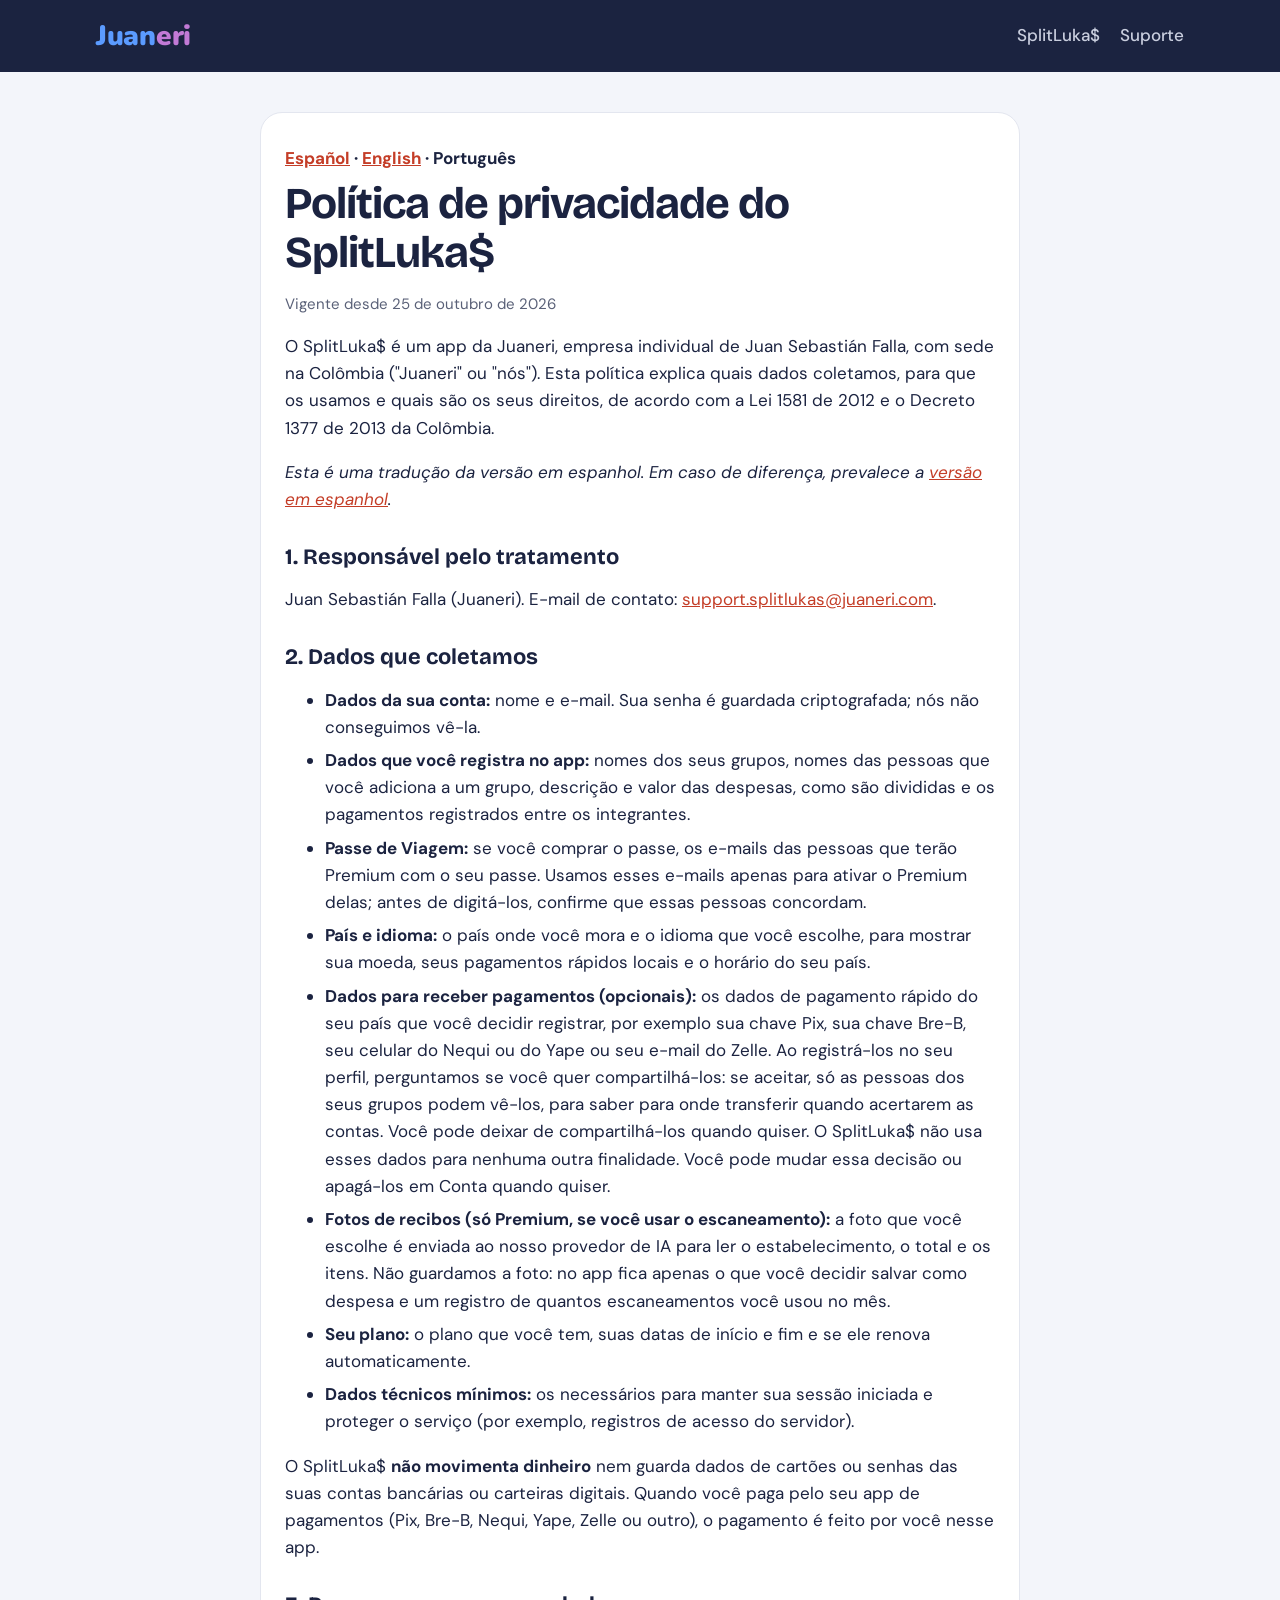
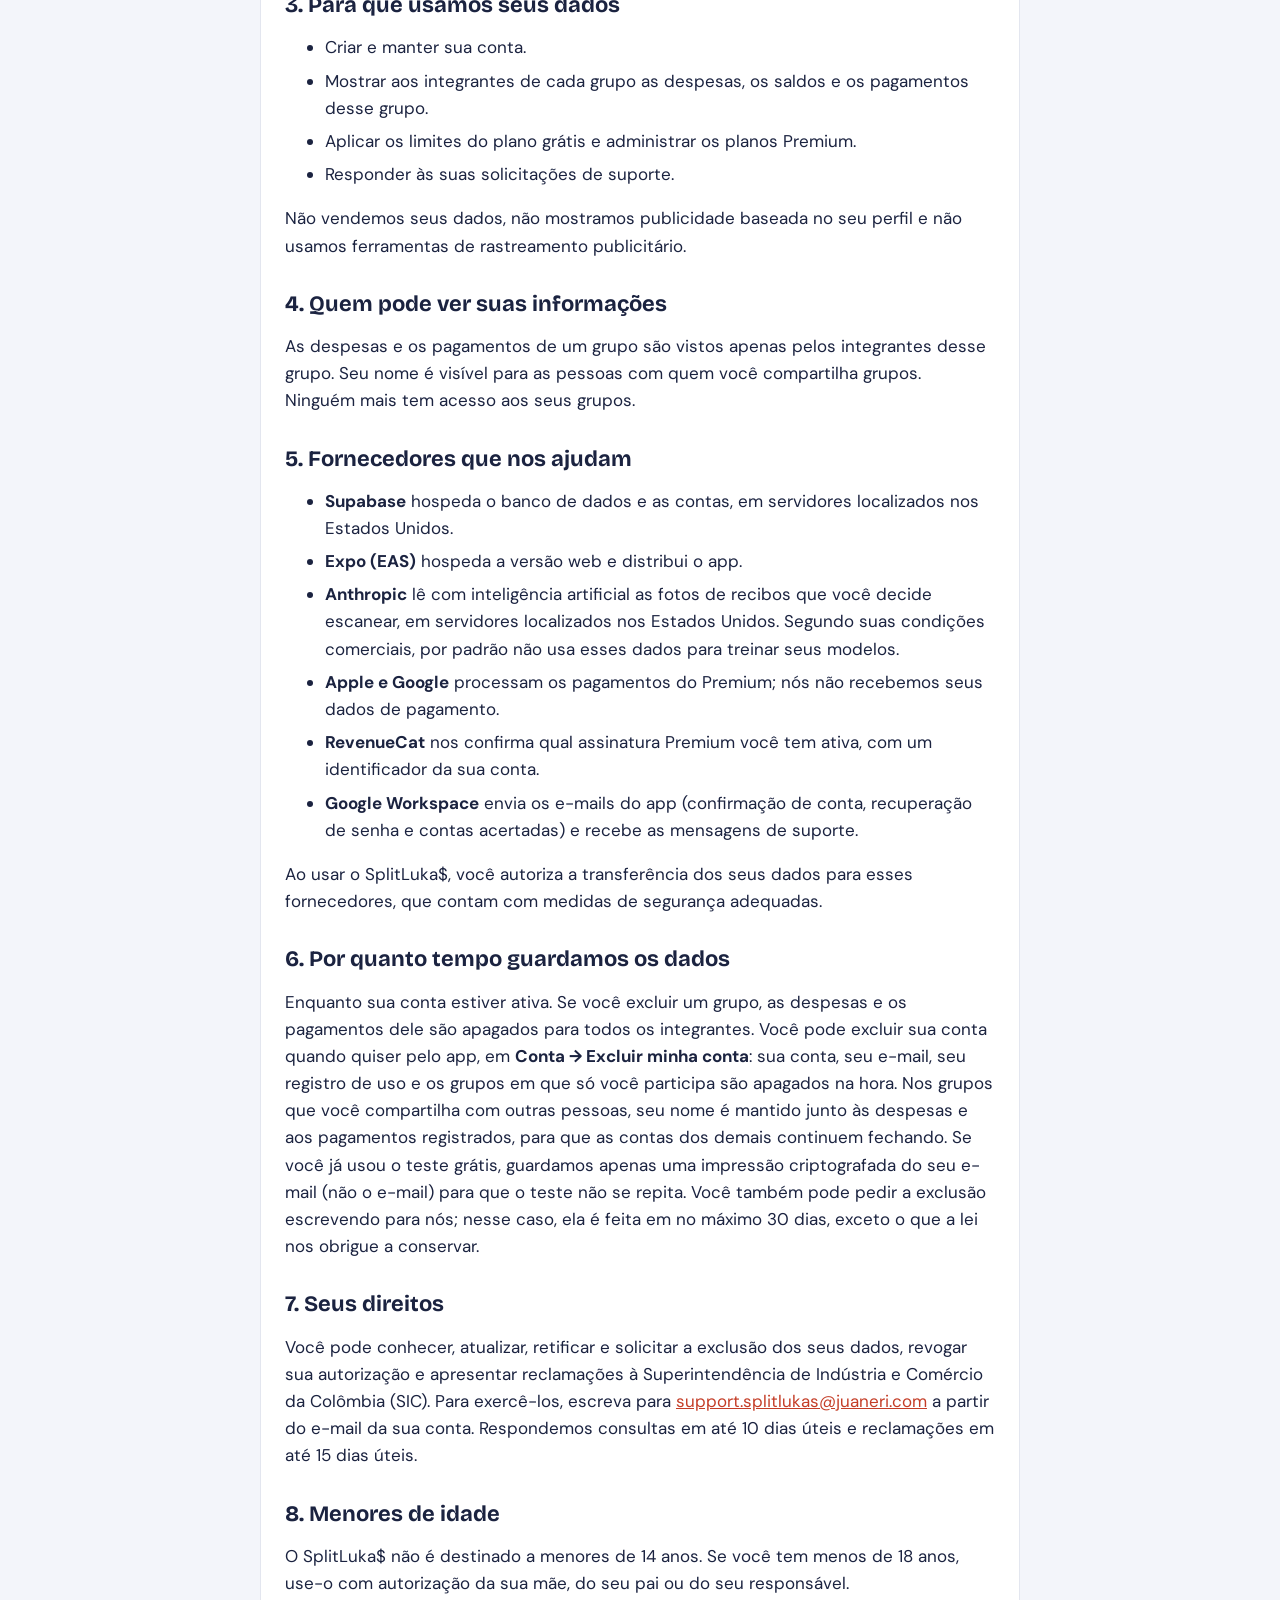
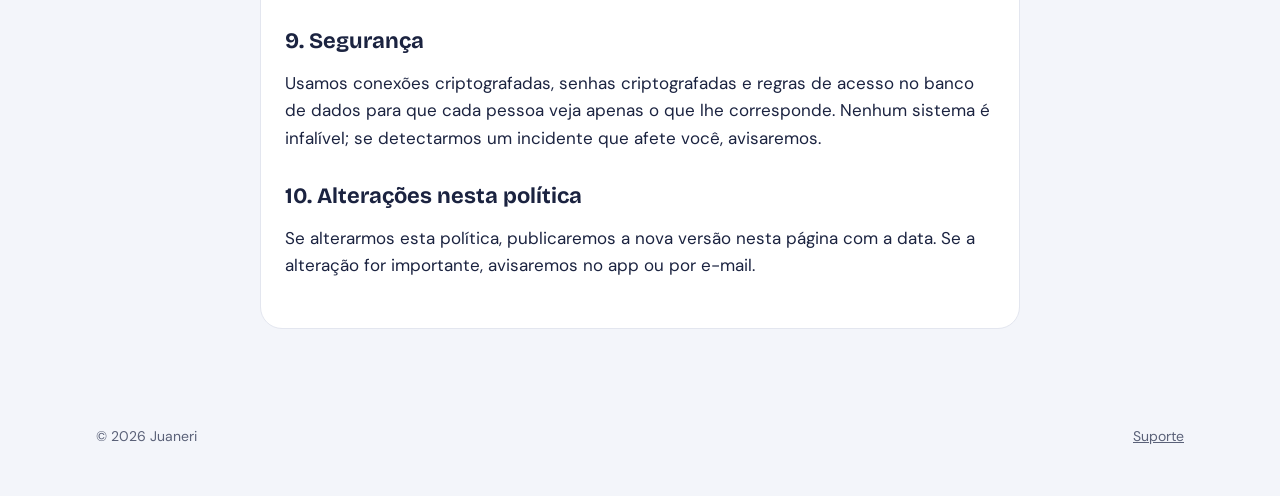
<file: splitlukas/privacidade.html>
<!doctype html>
<html lang="pt">
<head>
<meta charset="utf-8">
<meta name="viewport" content="width=device-width, initial-scale=1">
<title>Política de privacidade · SplitLuka$</title>
<link rel="icon" href="../img/splitlukas-icon.png">
<link rel="alternate" hreflang="es" href="https://juaneri.com/splitlukas/privacidad.html">
<link rel="alternate" hreflang="en" href="https://juaneri.com/splitlukas/privacy.html">
<link rel="alternate" hreflang="pt" href="https://juaneri.com/splitlukas/privacidade.html">
<link rel="preconnect" href="https://fonts.googleapis.com">
<link href="https://fonts.googleapis.com/css2?family=Bricolage+Grotesque:wght@700;800&family=DM+Sans:wght@400;500;700&family=Nunito:wght@900&display=swap" rel="stylesheet">
<link rel="stylesheet" href="../styles.css">
</head>
<body>
<header class="top">
  <div class="wrap nav">
    <a class="brand" href="/"><span class="wm-a">Juan</span><span class="wm-b">eri</span></a>
    <nav aria-label="Main"><a href="./">SplitLuka$</a><a href="suporte.html">Suporte</a></nav>
  </div>
</header>
<main class="wrap">
  <article class="doc">
    <p style="margin:0 0 8px;font-weight:700"><a href="privacidad.html?lang=es" hreflang="es">Español</a> · <a href="privacy.html" hreflang="en">English</a> · <span>Português</span></p>
    <h1>Política de privacidade do SplitLuka$</h1>
    <p class="meta">Vigente desde 25 de outubro de 2026</p>

    <p>O SplitLuka$ é um app da Juaneri, empresa individual de Juan Sebastián Falla, com sede na Colômbia ("Juaneri" ou "nós"). Esta política explica quais dados coletamos, para que os usamos e quais são os seus direitos, de acordo com a Lei 1581 de 2012 e o Decreto 1377 de 2013 da Colômbia.</p>
    <p><em>Esta é uma tradução da versão em espanhol. Em caso de diferença, prevalece a <a href="privacidad.html?lang=es">versão em espanhol</a>.</em></p>

    <h2>1. Responsável pelo tratamento</h2>
    <p>Juan Sebastián Falla (Juaneri). E-mail de contato: <a href="mailto:support.splitlukas@juaneri.com">support.splitlukas@juaneri.com</a>.</p>

    <h2>2. Dados que coletamos</h2>
    <ul>
      <li><strong>Dados da sua conta:</strong> nome e e-mail. Sua senha é guardada criptografada; nós não conseguimos vê-la.</li>
      <li><strong>Dados que você registra no app:</strong> nomes dos seus grupos, nomes das pessoas que você adiciona a um grupo, descrição e valor das despesas, como são divididas e os pagamentos registrados entre os integrantes.</li>
      <li><strong>Passe de Viagem:</strong> se você comprar o passe, os e-mails das pessoas que terão Premium com o seu passe. Usamos esses e-mails apenas para ativar o Premium delas; antes de digitá-los, confirme que essas pessoas concordam.</li>
      <li><strong>País e idioma:</strong> o país onde você mora e o idioma que você escolhe, para mostrar sua moeda, seus pagamentos rápidos locais e o horário do seu país.</li>
      <li><strong>Dados para receber pagamentos (opcionais):</strong> os dados de pagamento rápido do seu país que você decidir registrar, por exemplo sua chave Pix, sua chave Bre-B, seu celular do Nequi ou do Yape ou seu e-mail do Zelle. Ao registrá-los no seu perfil, perguntamos se você quer compartilhá-los: se aceitar, só as pessoas dos seus grupos podem vê-los, para saber para onde transferir quando acertarem as contas. Você pode deixar de compartilhá-los quando quiser. O SplitLuka$ não usa esses dados para nenhuma outra finalidade. Você pode mudar essa decisão ou apagá-los em Conta quando quiser.</li>
      <li><strong>Fotos de recibos (só Premium, se você usar o escaneamento):</strong> a foto que você escolhe é enviada ao nosso provedor de IA para ler o estabelecimento, o total e os itens. Não guardamos a foto: no app fica apenas o que você decidir salvar como despesa e um registro de quantos escaneamentos você usou no mês.</li>
      <li><strong>Seu plano:</strong> o plano que você tem, suas datas de início e fim e se ele renova automaticamente.</li>
      <li><strong>Dados técnicos mínimos:</strong> os necessários para manter sua sessão iniciada e proteger o serviço (por exemplo, registros de acesso do servidor).</li>
    </ul>
    <p>O SplitLuka$ <strong>não movimenta dinheiro</strong> nem guarda dados de cartões ou senhas das suas contas bancárias ou carteiras digitais. Quando você paga pelo seu app de pagamentos (Pix, Bre-B, Nequi, Yape, Zelle ou outro), o pagamento é feito por você nesse app.</p>

    <h2>3. Para que usamos seus dados</h2>
    <ul>
      <li>Criar e manter sua conta.</li>
      <li>Mostrar aos integrantes de cada grupo as despesas, os saldos e os pagamentos desse grupo.</li>
      <li>Aplicar os limites do plano grátis e administrar os planos Premium.</li>
      <li>Responder às suas solicitações de suporte.</li>
    </ul>
    <p>Não vendemos seus dados, não mostramos publicidade baseada no seu perfil e não usamos ferramentas de rastreamento publicitário.</p>

    <h2>4. Quem pode ver suas informações</h2>
    <p>As despesas e os pagamentos de um grupo são vistos apenas pelos integrantes desse grupo. Seu nome é visível para as pessoas com quem você compartilha grupos. Ninguém mais tem acesso aos seus grupos.</p>

    <h2>5. Fornecedores que nos ajudam</h2>
    <ul>
      <li><strong>Supabase</strong> hospeda o banco de dados e as contas, em servidores localizados nos Estados Unidos.</li>
      <li><strong>Expo (EAS)</strong> hospeda a versão web e distribui o app.</li>
      <li><strong>Anthropic</strong> lê com inteligência artificial as fotos de recibos que você decide escanear, em servidores localizados nos Estados Unidos. Segundo suas condições comerciais, por padrão não usa esses dados para treinar seus modelos.</li>
      <li><strong>Apple e Google</strong> processam os pagamentos do Premium; nós não recebemos seus dados de pagamento.</li>
      <li><strong>RevenueCat</strong> nos confirma qual assinatura Premium você tem ativa, com um identificador da sua conta.</li>
      <li><strong>Google Workspace</strong> envia os e-mails do app (confirmação de conta, recuperação de senha e contas acertadas) e recebe as mensagens de suporte.</li>
    </ul>
    <p>Ao usar o SplitLuka$, você autoriza a transferência dos seus dados para esses fornecedores, que contam com medidas de segurança adequadas.</p>

    <h2>6. Por quanto tempo guardamos os dados</h2>
    <p>Enquanto sua conta estiver ativa. Se você excluir um grupo, as despesas e os pagamentos dele são apagados para todos os integrantes. Você pode excluir sua conta quando quiser pelo app, em <strong>Conta → Excluir minha conta</strong>: sua conta, seu e-mail, seu registro de uso e os grupos em que só você participa são apagados na hora. Nos grupos que você compartilha com outras pessoas, seu nome é mantido junto às despesas e aos pagamentos registrados, para que as contas dos demais continuem fechando. Se você já usou o teste grátis, guardamos apenas uma impressão criptografada do seu e-mail (não o e-mail) para que o teste não se repita. Você também pode pedir a exclusão escrevendo para nós; nesse caso, ela é feita em no máximo 30 dias, exceto o que a lei nos obrigue a conservar.</p>

    <h2>7. Seus direitos</h2>
    <p>Você pode conhecer, atualizar, retificar e solicitar a exclusão dos seus dados, revogar sua autorização e apresentar reclamações à Superintendência de Indústria e Comércio da Colômbia (SIC). Para exercê-los, escreva para <a href="mailto:support.splitlukas@juaneri.com">support.splitlukas@juaneri.com</a> a partir do e-mail da sua conta. Respondemos consultas em até 10 dias úteis e reclamações em até 15 dias úteis.</p>

    <h2>8. Menores de idade</h2>
    <p>O SplitLuka$ não é destinado a menores de 14 anos. Se você tem menos de 18 anos, use-o com autorização da sua mãe, do seu pai ou do seu responsável.</p>

    <h2>9. Segurança</h2>
    <p>Usamos conexões criptografadas, senhas criptografadas e regras de acesso no banco de dados para que cada pessoa veja apenas o que lhe corresponde. Nenhum sistema é infalível; se detectarmos um incidente que afete você, avisaremos.</p>

    <h2>10. Alterações nesta política</h2>
    <p>Se alterarmos esta política, publicaremos a nova versão nesta página com a data. Se a alteração for importante, avisaremos no app ou por e-mail.</p>
  </article>
</main>
<footer><div class="wrap"><span>© 2026 Juaneri</span><span><a href="suporte.html">Suporte</a></span></div></footer>
</body>
</html>
</file>
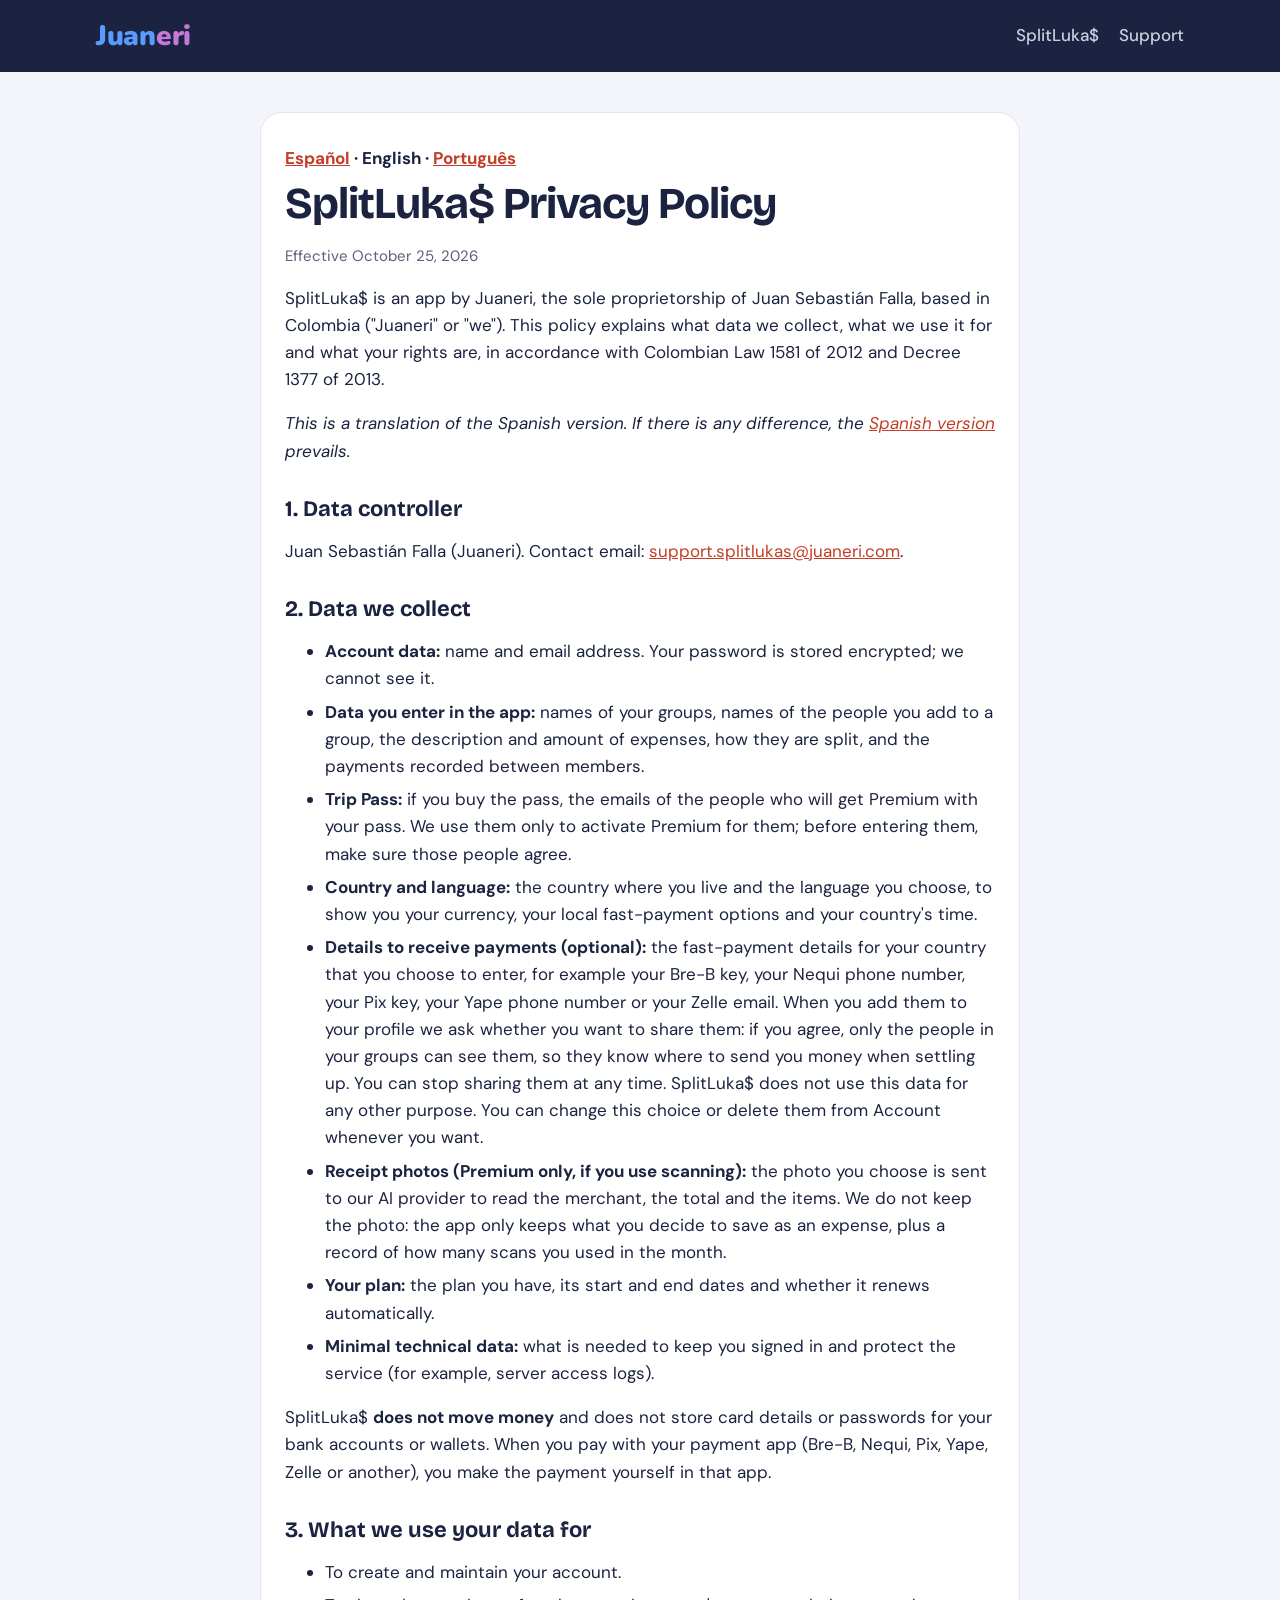
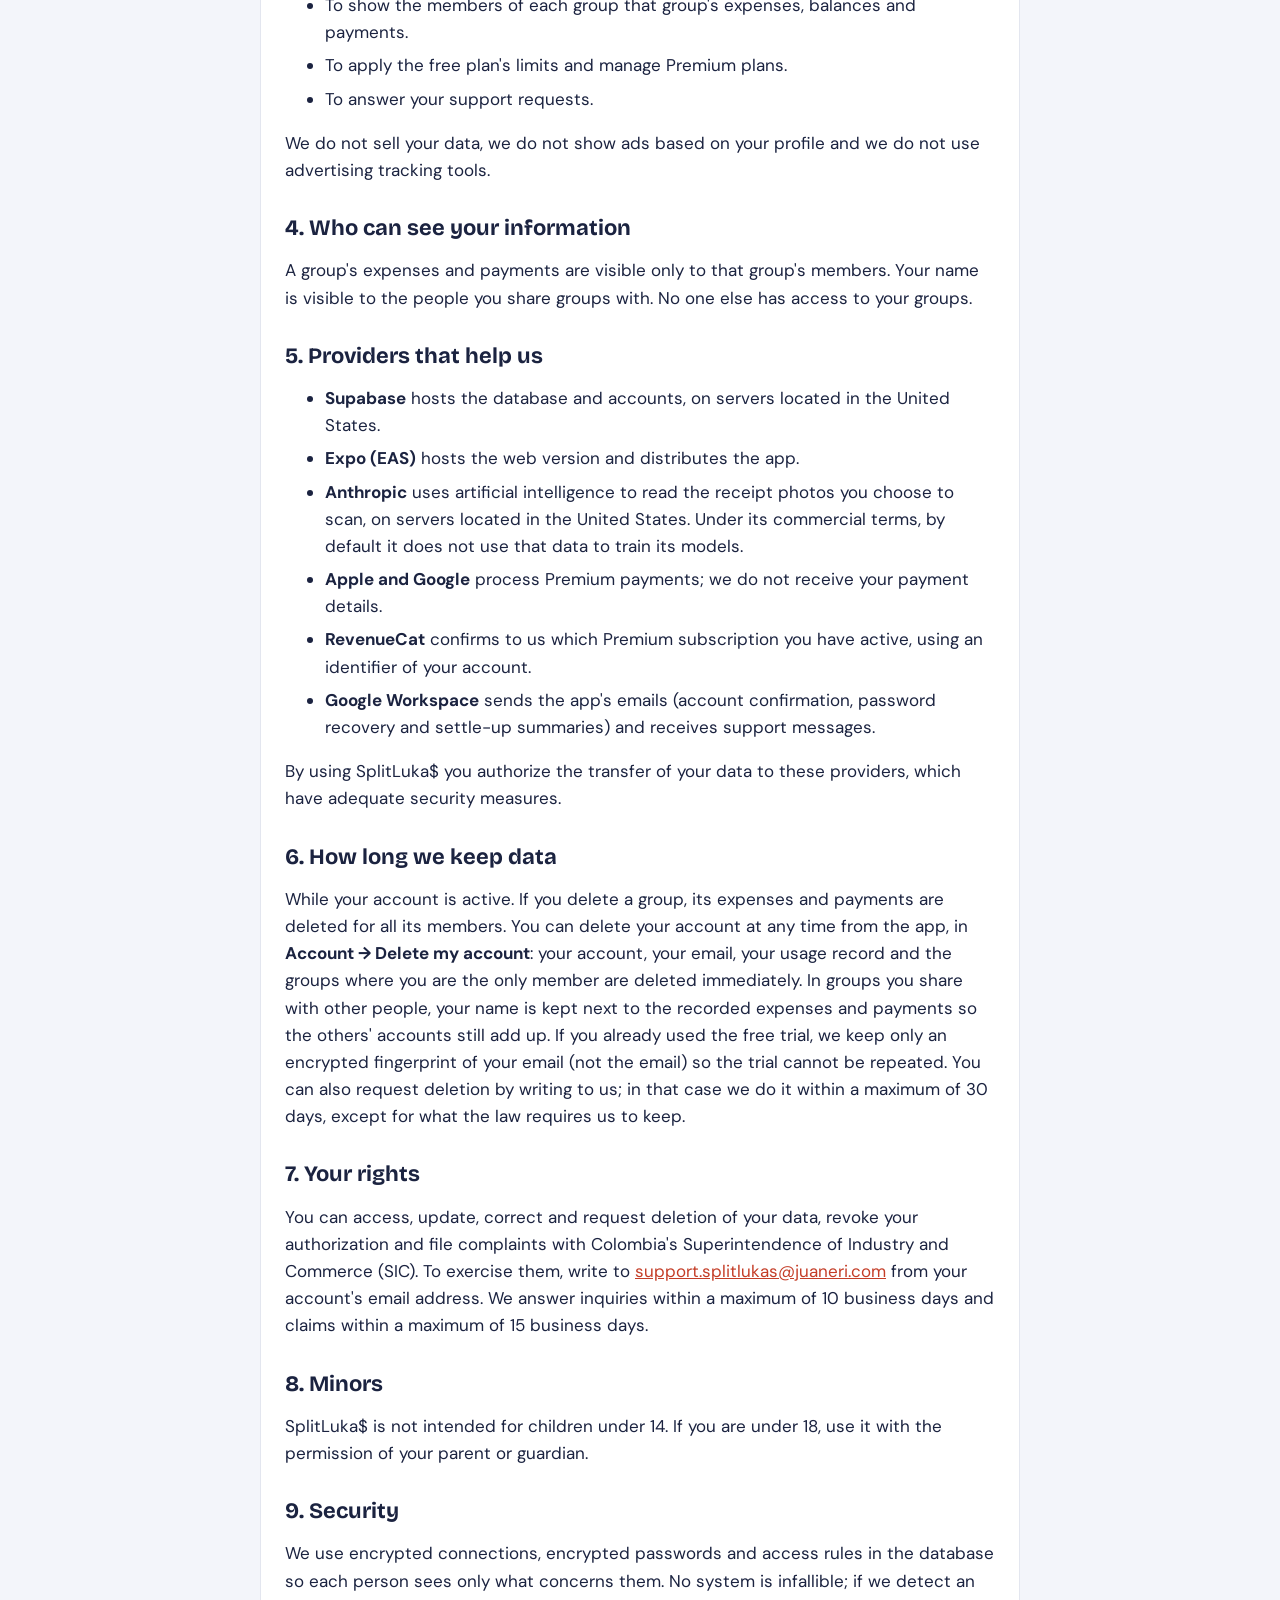
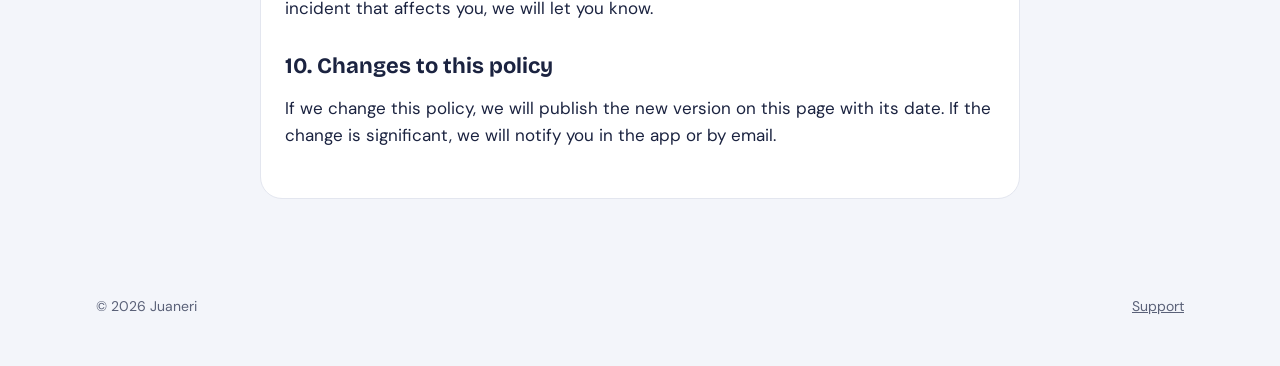
<file: splitlukas/privacy.html>
<!doctype html>
<html lang="en">
<head>
<meta charset="utf-8">
<meta name="viewport" content="width=device-width, initial-scale=1">
<title>Privacy policy · SplitLuka$</title>
<link rel="icon" href="../img/splitlukas-icon.png">
<link rel="alternate" hreflang="es" href="https://juaneri.com/splitlukas/privacidad.html">
<link rel="alternate" hreflang="en" href="https://juaneri.com/splitlukas/privacy.html">
<link rel="alternate" hreflang="pt" href="https://juaneri.com/splitlukas/privacidade.html">
<link rel="preconnect" href="https://fonts.googleapis.com">
<link href="https://fonts.googleapis.com/css2?family=Bricolage+Grotesque:wght@700;800&family=DM+Sans:wght@400;500;700&family=Nunito:wght@900&display=swap" rel="stylesheet">
<link rel="stylesheet" href="../styles.css">
</head>
<body>
<header class="top">
  <div class="wrap nav">
    <a class="brand" href="/"><span class="wm-a">Juan</span><span class="wm-b">eri</span></a>
    <nav aria-label="Main"><a href="./">SplitLuka$</a><a href="support.html">Support</a></nav>
  </div>
</header>
<main class="wrap">
  <article class="doc">
    <p style="margin:0 0 8px;font-weight:700"><a href="privacidad.html?lang=es" hreflang="es">Español</a> · <span>English</span> · <a href="privacidade.html" hreflang="pt">Português</a></p>
    <h1>SplitLuka$ Privacy Policy</h1>
    <p class="meta">Effective October 25, 2026</p>

    <p>SplitLuka$ is an app by Juaneri, the sole proprietorship of Juan Sebastián Falla, based in Colombia ("Juaneri" or "we"). This policy explains what data we collect, what we use it for and what your rights are, in accordance with Colombian Law 1581 of 2012 and Decree 1377 of 2013.</p>
    <p><em>This is a translation of the Spanish version. If there is any difference, the <a href="privacidad.html?lang=es">Spanish version</a> prevails.</em></p>

    <h2>1. Data controller</h2>
    <p>Juan Sebastián Falla (Juaneri). Contact email: <a href="mailto:support.splitlukas@juaneri.com">support.splitlukas@juaneri.com</a>.</p>

    <h2>2. Data we collect</h2>
    <ul>
      <li><strong>Account data:</strong> name and email address. Your password is stored encrypted; we cannot see it.</li>
      <li><strong>Data you enter in the app:</strong> names of your groups, names of the people you add to a group, the description and amount of expenses, how they are split, and the payments recorded between members.</li>
      <li><strong>Trip Pass:</strong> if you buy the pass, the emails of the people who will get Premium with your pass. We use them only to activate Premium for them; before entering them, make sure those people agree.</li>
      <li><strong>Country and language:</strong> the country where you live and the language you choose, to show you your currency, your local fast-payment options and your country's time.</li>
      <li><strong>Details to receive payments (optional):</strong> the fast-payment details for your country that you choose to enter, for example your Bre-B key, your Nequi phone number, your Pix key, your Yape phone number or your Zelle email. When you add them to your profile we ask whether you want to share them: if you agree, only the people in your groups can see them, so they know where to send you money when settling up. You can stop sharing them at any time. SplitLuka$ does not use this data for any other purpose. You can change this choice or delete them from Account whenever you want.</li>
      <li><strong>Receipt photos (Premium only, if you use scanning):</strong> the photo you choose is sent to our AI provider to read the merchant, the total and the items. We do not keep the photo: the app only keeps what you decide to save as an expense, plus a record of how many scans you used in the month.</li>
      <li><strong>Your plan:</strong> the plan you have, its start and end dates and whether it renews automatically.</li>
      <li><strong>Minimal technical data:</strong> what is needed to keep you signed in and protect the service (for example, server access logs).</li>
    </ul>
    <p>SplitLuka$ <strong>does not move money</strong> and does not store card details or passwords for your bank accounts or wallets. When you pay with your payment app (Bre-B, Nequi, Pix, Yape, Zelle or another), you make the payment yourself in that app.</p>

    <h2>3. What we use your data for</h2>
    <ul>
      <li>To create and maintain your account.</li>
      <li>To show the members of each group that group's expenses, balances and payments.</li>
      <li>To apply the free plan's limits and manage Premium plans.</li>
      <li>To answer your support requests.</li>
    </ul>
    <p>We do not sell your data, we do not show ads based on your profile and we do not use advertising tracking tools.</p>

    <h2>4. Who can see your information</h2>
    <p>A group's expenses and payments are visible only to that group's members. Your name is visible to the people you share groups with. No one else has access to your groups.</p>

    <h2>5. Providers that help us</h2>
    <ul>
      <li><strong>Supabase</strong> hosts the database and accounts, on servers located in the United States.</li>
      <li><strong>Expo (EAS)</strong> hosts the web version and distributes the app.</li>
      <li><strong>Anthropic</strong> uses artificial intelligence to read the receipt photos you choose to scan, on servers located in the United States. Under its commercial terms, by default it does not use that data to train its models.</li>
      <li><strong>Apple and Google</strong> process Premium payments; we do not receive your payment details.</li>
      <li><strong>RevenueCat</strong> confirms to us which Premium subscription you have active, using an identifier of your account.</li>
      <li><strong>Google Workspace</strong> sends the app's emails (account confirmation, password recovery and settle-up summaries) and receives support messages.</li>
    </ul>
    <p>By using SplitLuka$ you authorize the transfer of your data to these providers, which have adequate security measures.</p>

    <h2>6. How long we keep data</h2>
    <p>While your account is active. If you delete a group, its expenses and payments are deleted for all its members. You can delete your account at any time from the app, in <strong>Account → Delete my account</strong>: your account, your email, your usage record and the groups where you are the only member are deleted immediately. In groups you share with other people, your name is kept next to the recorded expenses and payments so the others' accounts still add up. If you already used the free trial, we keep only an encrypted fingerprint of your email (not the email) so the trial cannot be repeated. You can also request deletion by writing to us; in that case we do it within a maximum of 30 days, except for what the law requires us to keep.</p>

    <h2>7. Your rights</h2>
    <p>You can access, update, correct and request deletion of your data, revoke your authorization and file complaints with Colombia's Superintendence of Industry and Commerce (SIC). To exercise them, write to <a href="mailto:support.splitlukas@juaneri.com">support.splitlukas@juaneri.com</a> from your account's email address. We answer inquiries within a maximum of 10 business days and claims within a maximum of 15 business days.</p>

    <h2>8. Minors</h2>
    <p>SplitLuka$ is not intended for children under 14. If you are under 18, use it with the permission of your parent or guardian.</p>

    <h2>9. Security</h2>
    <p>We use encrypted connections, encrypted passwords and access rules in the database so each person sees only what concerns them. No system is infallible; if we detect an incident that affects you, we will let you know.</p>

    <h2>10. Changes to this policy</h2>
    <p>If we change this policy, we will publish the new version on this page with its date. If the change is significant, we will notify you in the app or by email.</p>
  </article>
</main>
<footer><div class="wrap"><span>© 2026 Juaneri</span><span><a href="support.html">Support</a></span></div></footer>
</body>
</html>
</file>
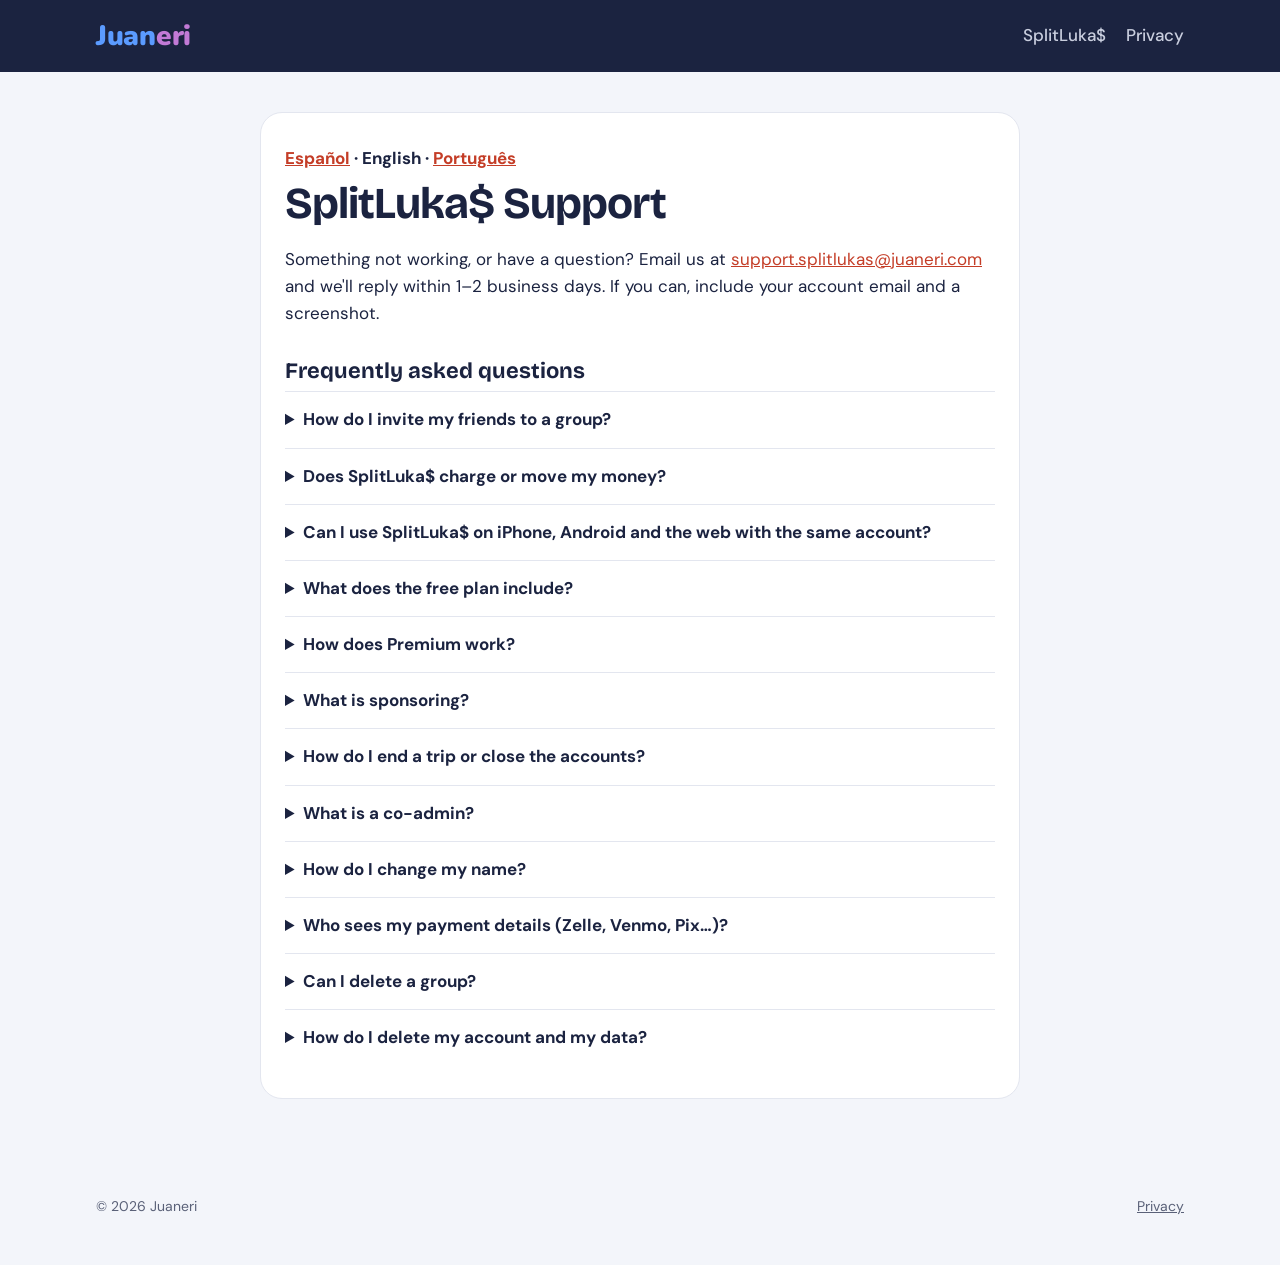
<file: splitlukas/soporte.html>
<!doctype html>
<html lang="es">
<head>
<meta charset="utf-8">
<meta name="viewport" content="width=device-width, initial-scale=1">
<title>Soporte · SplitLuka$</title>
<link rel="icon" href="../img/splitlukas-icon.png">
<link rel="alternate" hreflang="es" href="https://juaneri.com/splitlukas/soporte.html">
<link rel="alternate" hreflang="en" href="https://juaneri.com/splitlukas/support.html">
<link rel="alternate" hreflang="pt" href="https://juaneri.com/splitlukas/suporte.html">
<link rel="preconnect" href="https://fonts.googleapis.com">
<link href="https://fonts.googleapis.com/css2?family=Bricolage+Grotesque:wght@700;800&family=DM+Sans:wght@400;500;700&family=Nunito:wght@900&display=swap" rel="stylesheet">
<link rel="stylesheet" href="../styles.css">
<script>
  // Muestra la página en el idioma del navegador (inglés o portugués), salvo que la persona haya elegido español.
  (function () {
    if (/[?&]lang=es/.test(location.search)) return;
    var l = (navigator.language || 'es').toLowerCase();
    if (l.indexOf('en') === 0) location.replace('support.html');
    else if (l.indexOf('pt') === 0) location.replace('suporte.html');
  })();
</script>
</head>
<body>
<header class="top">
  <div class="wrap nav">
    <a class="brand" href="/"><span class="wm-a">Juan</span><span class="wm-b">eri</span></a>
    <nav aria-label="Principal"><a href="./">SplitLuka$</a><a href="privacidad.html?lang=es">Privacidad</a></nav>
  </div>
</header>
<main class="wrap">
  <article class="doc">
    <p style="margin:0 0 8px;font-weight:700"><span>Español</span> · <a href="support.html" hreflang="en">English</a> · <a href="suporte.html" hreflang="pt">Português</a></p>
    <h1>Soporte de SplitLuka$</h1>
    <p>¿Algo no funciona o tienes una pregunta? Escríbenos a <a href="mailto:support.splitlukas@juaneri.com?subject=Soporte%20SplitLuka$">support.splitlukas@juaneri.com</a> y te respondemos en 1 o 2 días hábiles. Si puedes, incluye el correo de tu cuenta y una captura de pantalla.</p>

    <h2>Preguntas frecuentes</h2>
    <div class="faq">
      <details><summary>¿Cómo invito a mis amigos a un grupo?</summary><p>Entra al grupo y toca "Invitar amigos". Con "Invitar por WhatsApp" tus amigos abren el enlace y entran directo al grupo. También pueden escanear el código QR del grupo o escribir el código de 6 letras en "Unirme con código". Si ya los habías agregado por nombre, pueden elegir su nombre para quedarse con sus gastos.</p></details>
      <details><summary>¿SplitLuka$ cobra o mueve mi dinero?</summary><p>No. SplitLuka$ calcula quién le debe a quién. El pago lo haces en tu app de siempre (por ejemplo Bre-B, Nequi, Pix, Yape, Plin, SINPE Móvil, Zelle o efectivo) y luego lo registras en SplitLuka$. Quien recibe el dinero confirma el pago y los saldos se actualizan para todos.</p></details>
      <details><summary>¿Puedo usar SplitLuka$ en iPhone, Android y la web con la misma cuenta?</summary><p>Sí. Tu cuenta y tus grupos son los mismos en el iPhone, en Android y en <a href="https://splitlukas.expo.app">splitlukas.expo.app</a>. Personas con distintos celulares pueden estar en el mismo grupo y ven los cambios al instante.</p></details>
      <details><summary>¿Qué incluye el plan gratis?</summary><p>Grupos ilimitados, hasta 6 gastos al día (según la hora de tu país) y hasta 100 gastos al año (el cupo se reinicia en el aniversario de tu cuenta). Siempre puedes ver saldos y registrar pagos.</p></details>
      <details><summary>¿Cómo funciona Premium?</summary><p>Premium es personal: con tu plan registras gastos sin límite y escaneas recibos con IA (30 al mes). Los precios están en la moneda de tu país. Hay planes mensual, trimestral, semestral y anual, que se renuevan solos hasta que los canceles en tu cuenta de Apple o de Google Play. Con el Pase de Viaje x 10 personas, tú y otras 9 personas (las eliges por su correo) tienen Premium por un mes. La prueba gratis dura 14 días, una vez por persona; al terminar se cobra Premium Mensual, salvo que la canceles antes.</p></details>
      <details><summary>¿Qué es apadrinar?</summary><p>Si alguien paga por otras personas del grupo (por ejemplo, un papá por sus hijos), puede apadrinarlas: los gastos de sus apadrinados se suman a su cuenta. Lo configuran el administrador, el co-administrador o el mismo padrino desde la lista de integrantes del grupo.</p></details>
      <details><summary>¿Cómo termino un viaje o cierro las cuentas?</summary><p>En el grupo, el administrador o el co-administrador toca "Terminar viaje y saldar cuentas" (en grupos de hogar: "Cerrar mes"). Todos reciben lo que deben pagar y ven el resumen. Si eres otro integrante, puedes avisarle al administrador; si no responde en 48 horas, cualquiera puede cerrarlo. Cuando todos quedan a paz y salvo, el grupo pasa a "Grupos anteriores".</p></details>
      <details><summary>¿Qué es el co-administrador?</summary><p>En grupos de 5 o más personas, el administrador puede nombrar a un co-administrador que tenga la app. Tiene los mismos permisos para gestionar el grupo (gastos, integrantes, nombre, tipo y emoji del grupo), salvo nombrar a otro co-administrador o transferir la administración.</p></details>
      <details><summary>¿Cómo cambio mi nombre?</summary><p>En <strong>Cuenta → Tu nombre → Cambiar</strong>. Puedes elegir si también se cambia en tus grupos.</p></details>
      <details><summary>¿Quién ve mis datos de pago (Bre-B, Nequi, Pix…)?</summary><p>Solo las personas de tus grupos, y solo si aceptas compartirlos en Cuenta. Sirven para que te paguen rápido; SplitLuka$ no los usa para nada más.</p></details>
      <details><summary>¿Puedo eliminar un grupo?</summary><p>Sí, cuando todas las cuentas del grupo estén saldadas. Al eliminarlo se borran sus gastos y pagos para todos los integrantes.</p></details>
      <details><summary>¿Cómo elimino mi cuenta y mis datos?</summary><p>Desde la app, en <strong>Cuenta → Eliminar mi cuenta</strong>. Si no puedes entrar, escríbenos desde el correo de tu cuenta a support.splitlukas@juaneri.com y la borramos en máximo 30 días. Más detalles en la <a href="privacidad.html?lang=es">política de privacidad</a>.</p></details>
    </div>
  </article>
</main>
<footer><div class="wrap"><span>© 2026 Juaneri</span><span><a href="privacidad.html?lang=es">Privacidad</a></span></div></footer>
</body>
</html>
</file>
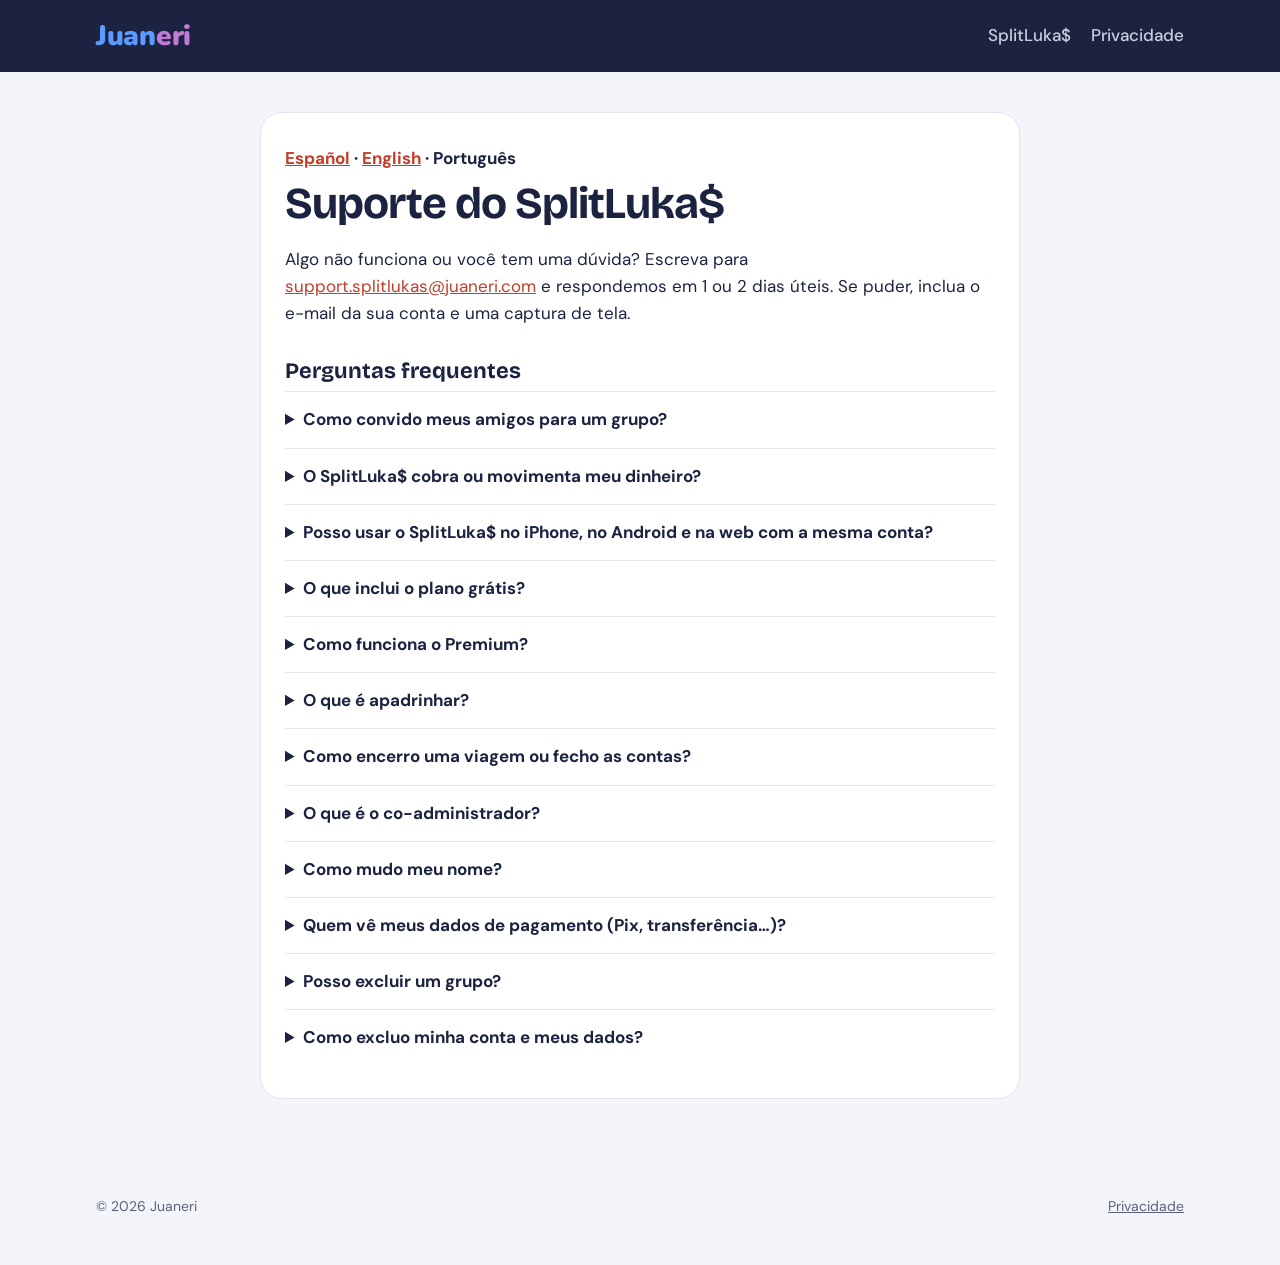
<file: splitlukas/suporte.html>
<!doctype html>
<html lang="pt">
<head>
<meta charset="utf-8">
<meta name="viewport" content="width=device-width, initial-scale=1">
<title>Suporte · SplitLuka$</title>
<link rel="icon" href="../img/splitlukas-icon.png">
<link rel="alternate" hreflang="es" href="https://juaneri.com/splitlukas/soporte.html">
<link rel="alternate" hreflang="en" href="https://juaneri.com/splitlukas/support.html">
<link rel="alternate" hreflang="pt" href="https://juaneri.com/splitlukas/suporte.html">
<link rel="preconnect" href="https://fonts.googleapis.com">
<link href="https://fonts.googleapis.com/css2?family=Bricolage+Grotesque:wght@700;800&family=DM+Sans:wght@400;500;700&family=Nunito:wght@900&display=swap" rel="stylesheet">
<link rel="stylesheet" href="../styles.css">
</head>
<body>
<header class="top">
  <div class="wrap nav">
    <a class="brand" href="/"><span class="wm-a">Juan</span><span class="wm-b">eri</span></a>
    <nav aria-label="Principal"><a href="./">SplitLuka$</a><a href="privacidade.html">Privacidade</a></nav>
  </div>
</header>
<main class="wrap">
  <article class="doc">
    <p style="margin:0 0 8px;font-weight:700"><a href="soporte.html?lang=es" hreflang="es">Español</a> · <a href="support.html" hreflang="en">English</a> · <span>Português</span></p>
    <h1>Suporte do SplitLuka$</h1>
    <p>Algo não funciona ou você tem uma dúvida? Escreva para <a href="mailto:support.splitlukas@juaneri.com?subject=Suporte%20SplitLuka$">support.splitlukas@juaneri.com</a> e respondemos em 1 ou 2 dias úteis. Se puder, inclua o e-mail da sua conta e uma captura de tela.</p>

    <h2>Perguntas frequentes</h2>
    <div class="faq">
      <details><summary>Como convido meus amigos para um grupo?</summary><p>Abra o grupo e toque em "Convidar amigos". Com "Convidar pelo WhatsApp" seus amigos abrem o link e entram direto no grupo. Eles também podem escanear o QR code do grupo ou digitar o código de 6 letras em "Entrar com código". Se você já os tinha adicionado pelo nome, eles podem escolher o próprio nome para ficar com as despesas.</p></details>
      <details><summary>O SplitLuka$ cobra ou movimenta meu dinheiro?</summary><p>Não. O SplitLuka$ calcula quem deve a quem. Você paga pelo app de sempre (por exemplo Pix, transferência, Bre-B, Nequi, Zelle ou dinheiro) e depois registra o pagamento no SplitLuka$. Quem recebe o dinheiro confirma o pagamento e os saldos são atualizados para todos.</p></details>
      <details><summary>Posso usar o SplitLuka$ no iPhone, no Android e na web com a mesma conta?</summary><p>Sim. Sua conta e seus grupos são os mesmos no iPhone, no Android e em <a href="https://splitlukas.expo.app">splitlukas.expo.app</a>. Pessoas com celulares diferentes podem estar no mesmo grupo e veem as mudanças na hora.</p></details>
      <details><summary>O que inclui o plano grátis?</summary><p>Grupos ilimitados, até 6 despesas por dia (pelo horário do seu país) e até 100 despesas por ano (o limite reinicia no aniversário da sua conta). Você sempre pode ver os saldos e registrar pagamentos.</p></details>
      <details><summary>Como funciona o Premium?</summary><p>O Premium é pessoal: com o seu plano você registra despesas sem limite e escaneia recibos com IA (30 por mês). Os preços estão na moeda do seu país. Há planos mensal, trimestral, semestral e anual, que renovam automaticamente até você cancelar na sua conta da Apple ou do Google Play. Com o Passe de Viagem para 10 pessoas, você e mais 9 pessoas (escolhidas pelo e-mail) têm Premium por um mês. O teste grátis dura 14 dias, uma vez por pessoa; ao terminar, é cobrado o Premium Mensal, a menos que você cancele antes.</p></details>
      <details><summary>O que é apadrinhar?</summary><p>Se alguém paga por outras pessoas do grupo (por exemplo, um pai pelos filhos), pode apadrinhá-las: as despesas dos apadrinhados vão para a conta dele. O administrador, o co-administrador ou o próprio padrinho configuram isso na lista de integrantes do grupo.</p></details>
      <details><summary>Como encerro uma viagem ou fecho as contas?</summary><p>No grupo, o administrador ou o co-administrador toca em "Encerrar viagem e acertar contas" (em grupos de casa: "Fechar mês"). Todos recebem o que devem pagar e veem o resumo. Se você é outro integrante, pode avisar o administrador; se ele não responder em 48 horas, qualquer um pode encerrar. Quando todos ficam quites, o grupo vai para "Grupos anteriores".</p></details>
      <details><summary>O que é o co-administrador?</summary><p>Em grupos de 5 ou mais pessoas, o administrador pode nomear um co-administrador que tenha o app. Ele tem as mesmas permissões para gerenciar o grupo (despesas, integrantes, nome, tipo e emoji do grupo), exceto nomear outro co-administrador ou transferir a administração.</p></details>
      <details><summary>Como mudo meu nome?</summary><p>Em <strong>Conta → Seu nome → Alterar</strong>. Você pode escolher se ele também muda nos seus grupos.</p></details>
      <details><summary>Quem vê meus dados de pagamento (Pix, transferência…)?</summary><p>Só as pessoas dos seus grupos, e só se você aceitar compartilhá-los em Conta. Eles servem para que te paguem rápido; o SplitLuka$ não os usa para mais nada.</p></details>
      <details><summary>Posso excluir um grupo?</summary><p>Sim, quando todas as contas do grupo estiverem acertadas. Ao excluí-lo, as despesas e os pagamentos são apagados para todos os integrantes.</p></details>
      <details><summary>Como excluo minha conta e meus dados?</summary><p>No app, em <strong>Conta → Excluir minha conta</strong>. Se não conseguir entrar, escreva do e-mail da sua conta para support.splitlukas@juaneri.com e a excluímos em até 30 dias. Mais detalhes na <a href="privacidade.html">política de privacidade</a>.</p></details>
    </div>
  </article>
</main>
<footer><div class="wrap"><span>© 2026 Juaneri</span><span><a href="privacidade.html">Privacidade</a></span></div></footer>
</body>
</html>
</file>
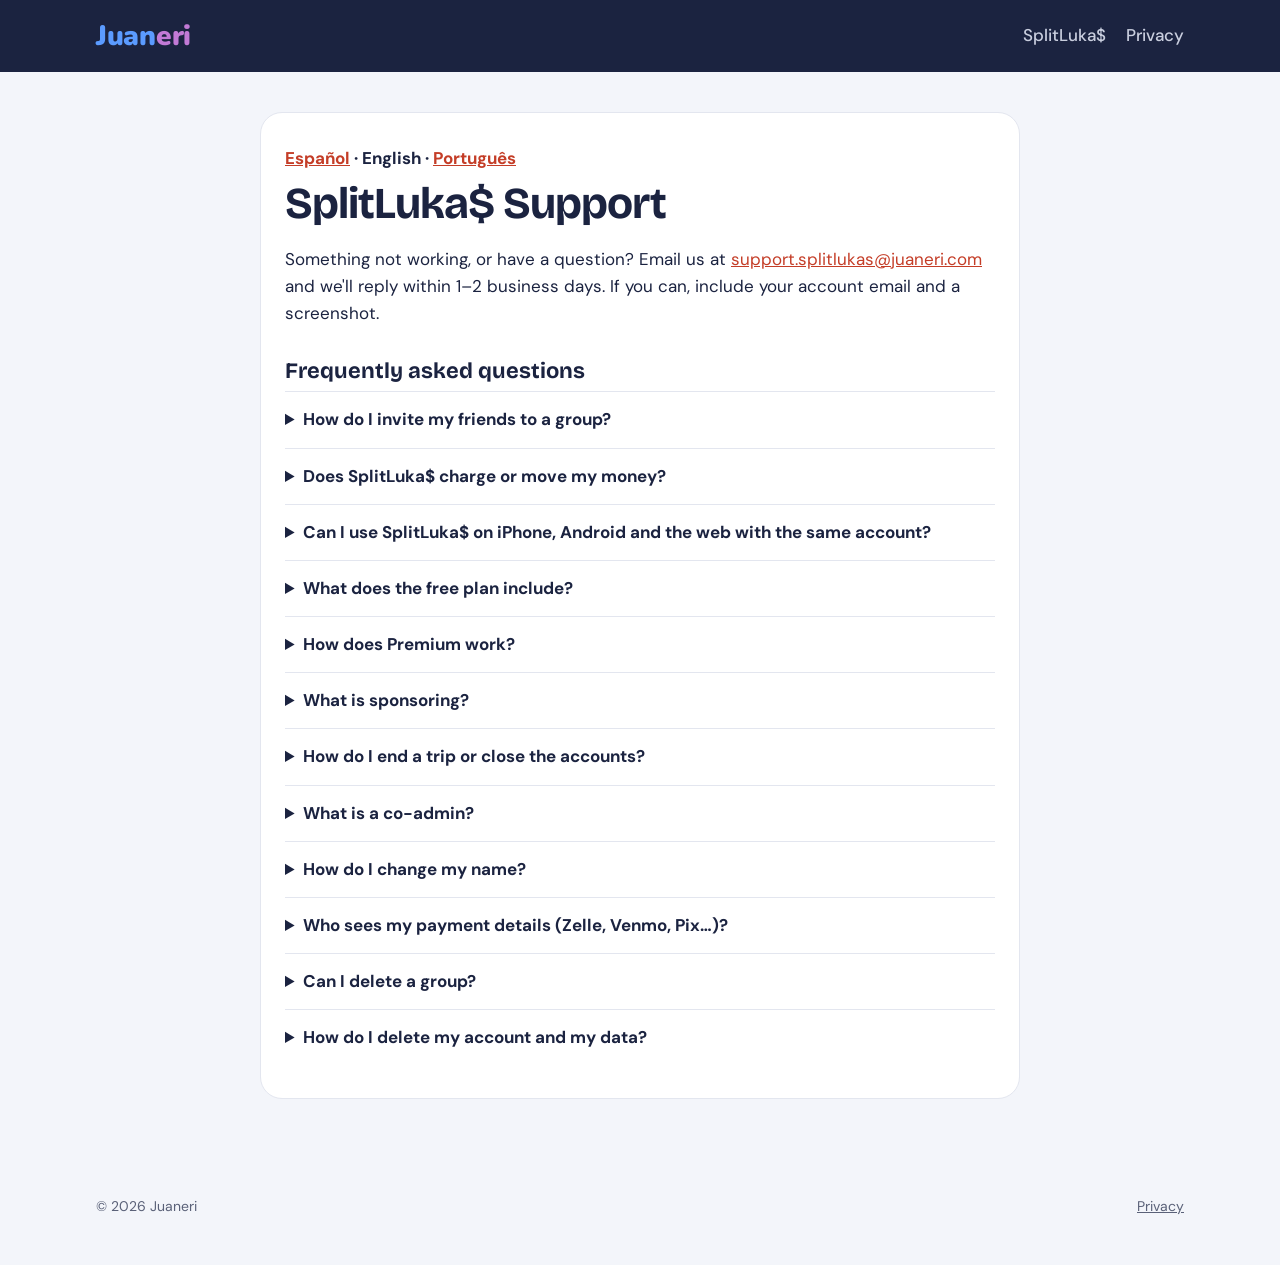
<file: splitlukas/support.html>
<!doctype html>
<html lang="en">
<head>
<meta charset="utf-8">
<meta name="viewport" content="width=device-width, initial-scale=1">
<title>Support · SplitLuka$</title>
<link rel="icon" href="../img/splitlukas-icon.png">
<link rel="alternate" hreflang="es" href="https://juaneri.com/splitlukas/soporte.html">
<link rel="alternate" hreflang="en" href="https://juaneri.com/splitlukas/support.html">
<link rel="alternate" hreflang="pt" href="https://juaneri.com/splitlukas/suporte.html">
<link rel="preconnect" href="https://fonts.googleapis.com">
<link href="https://fonts.googleapis.com/css2?family=Bricolage+Grotesque:wght@700;800&family=DM+Sans:wght@400;500;700&family=Nunito:wght@900&display=swap" rel="stylesheet">
<link rel="stylesheet" href="../styles.css">
</head>
<body>
<header class="top">
  <div class="wrap nav">
    <a class="brand" href="/"><span class="wm-a">Juan</span><span class="wm-b">eri</span></a>
    <nav aria-label="Main"><a href="./">SplitLuka$</a><a href="privacy.html">Privacy</a></nav>
  </div>
</header>
<main class="wrap">
  <article class="doc">
    <p style="margin:0 0 8px;font-weight:700"><a href="soporte.html?lang=es" hreflang="es">Español</a> · <span>English</span> · <a href="suporte.html" hreflang="pt">Português</a></p>
    <h1>SplitLuka$ Support</h1>
    <p>Something not working, or have a question? Email us at <a href="mailto:support.splitlukas@juaneri.com?subject=Support%20SplitLuka$">support.splitlukas@juaneri.com</a> and we'll reply within 1–2 business days. If you can, include your account email and a screenshot.</p>

    <h2>Frequently asked questions</h2>
    <div class="faq">
      <details><summary>How do I invite my friends to a group?</summary><p>Open the group and tap "Invite friends". With "Invite via WhatsApp" your friends open the link and join the group directly. They can also scan the group's QR code or type the 6-letter code in "Join with code". If you had already added them by name, they can pick their name to keep their expenses.</p></details>
      <details><summary>Does SplitLuka$ charge or move my money?</summary><p>No. SplitLuka$ works out who owes whom. You pay with the app you already use (for example Zelle, Venmo, Cash App, Pix, Bre-B, Nequi or cash) and then record the payment in SplitLuka$. The person who receives the money confirms it and balances update for everyone.</p></details>
      <details><summary>Can I use SplitLuka$ on iPhone, Android and the web with the same account?</summary><p>Yes. Your account and groups are the same on iPhone, Android and <a href="https://splitlukas.expo.app">splitlukas.expo.app</a>. People with different phones can be in the same group and see changes instantly.</p></details>
      <details><summary>What does the free plan include?</summary><p>Unlimited groups, up to 6 expenses per day (based on your country's time) and up to 100 expenses per year (the allowance resets on your account anniversary). You can always see balances and record payments.</p></details>
      <details><summary>How does Premium work?</summary><p>Premium is personal: with your plan you add unlimited expenses and scan receipts with AI (30 per month). Prices are in your country's currency. There are monthly, quarterly, semiannual and annual plans that renew automatically until you cancel them in your Apple or Google Play account. With the Trip Pass for 10 people, you and 9 other people (chosen by their email) get Premium for one month. The free trial lasts 14 days, once per person; when it ends, Premium Monthly is charged unless you cancel before.</p></details>
      <details><summary>What is sponsoring?</summary><p>If someone pays for other people in the group (for example, a parent for their kids), they can sponsor them: their sponsored people's expenses are added to their own account. The admin, the co-admin or the sponsor can set it up from the group's member list.</p></details>
      <details><summary>How do I end a trip or close the accounts?</summary><p>In the group, the admin or co-admin taps "End trip and settle up" (in home groups: "Close month"). Everyone gets what they owe and sees the summary. If you are another member, you can remind the admin; if they don't respond within 48 hours, anyone can close it. When everyone is settled, the group moves to "Past groups".</p></details>
      <details><summary>What is a co-admin?</summary><p>In groups of 5 or more people, the admin can name a co-admin who has the app. They have the same permissions to manage the group (expenses, members, group name, type and emoji), except naming another co-admin or transferring the admin role.</p></details>
      <details><summary>How do I change my name?</summary><p>Go to <strong>Account → Your name → Change</strong>. You can choose whether it also changes in your groups.</p></details>
      <details><summary>Who sees my payment details (Zelle, Venmo, Pix…)?</summary><p>Only the people in your groups, and only if you agree to share them in Account. They help people pay you quickly; SplitLuka$ doesn't use them for anything else.</p></details>
      <details><summary>Can I delete a group?</summary><p>Yes, once all of the group's accounts are settled. Deleting it removes its expenses and payments for all members.</p></details>
      <details><summary>How do I delete my account and my data?</summary><p>In the app, go to <strong>Account → Delete my account</strong>. If you can't sign in, email us from your account's email address at support.splitlukas@juaneri.com and we'll delete it within 30 days. More details in the <a href="privacy.html">privacy policy</a>.</p></details>
    </div>
  </article>
</main>
<footer><div class="wrap"><span>© 2026 Juaneri</span><span><a href="privacy.html">Privacy</a></span></div></footer>
</body>
</html>
</file>
<file: styles.css>
:root {
  --night: #1b2340;
  --night-soft: #2b3558;
  --coral: #e2553c;
  --coral-dark: #c43d27;
  --mango: #f5b730;
  --teal: #0f7a6b;
  --ground: #f3f5fa;
  --ink: #1b2340;
  --muted: #5a6178;
  --line: #e3e6ef;
  --card: #ffffff;
  --radius: 22px;
  --max: 1120px;
}

* { box-sizing: border-box; }
html { scroll-behavior: smooth; }
body {
  margin: 0;
  background: var(--ground);
  color: var(--ink);
  font-family: "DM Sans", system-ui, -apple-system, "Segoe UI", sans-serif;
  font-size: 17px;
  line-height: 1.6;
}
h1, h2, h3 { font-family: "Bricolage Grotesque", "DM Sans", sans-serif; line-height: 1.1; margin: 0; }
a { color: var(--coral-dark); }
img { max-width: 100%; display: block; }
.wrap { max-width: var(--max); margin: 0 auto; padding: 0 16px; }

/* Encabezado */
.top { background: var(--night); color: #fff; }
.nav { display: flex; align-items: center; justify-content: space-between; gap: 16px; min-height: 72px; flex-wrap: wrap; }
.brand { display: flex; align-items: center; gap: 10px; color: #fff; text-decoration: none; font-family: "Bricolage Grotesque", sans-serif; font-weight: 800; font-size: 24px; letter-spacing: -0.5px; }
.mark { width: 30px; height: 30px; border-radius: 50%; background: linear-gradient(90deg, var(--coral) 0 48%, var(--night) 48% 52%, var(--mango) 52% 100%); }
.nav nav { display: flex; gap: 20px; flex-wrap: wrap; }
.nav nav a { color: #c9cede; text-decoration: none; font-weight: 500; }
.nav nav a:hover { color: #fff; }

.hero { padding-top: 72px; padding-bottom: 88px; }
.hero .eyebrow { color: var(--mango); font-weight: 700; letter-spacing: 1px; text-transform: uppercase; font-size: 14px; }
.hero h1 { font-size: clamp(40px, 7vw, 72px); font-weight: 800; letter-spacing: -2px; margin: 12px 0 20px; max-width: 14ch; }
.hero p { color: #c9cede; font-size: 20px; max-width: 46ch; margin: 0 0 28px; }
.btn { display: inline-flex; align-items: center; justify-content: center; min-height: 52px; padding: 0 22px; border-radius: 16px; font-weight: 700; text-decoration: none; }
.btn.primary { background: var(--coral); color: #fff; }
.btn.ghost { border: 1.5px solid var(--night-soft); color: #fff; }
.btn.dark { background: var(--night); color: #fff; }
.actions { display: flex; gap: 12px; flex-wrap: wrap; }

/* Secciones */
section { padding: 72px 0; }
.section-head { margin-bottom: 32px; max-width: 60ch; }
.section-head h2 { font-size: clamp(30px, 4vw, 44px); letter-spacing: -1px; margin-bottom: 10px; }
.section-head p { color: var(--muted); margin: 0; }

.apps { display: grid; gap: 24px; }
.app { background: var(--card); border-radius: var(--radius); overflow: hidden; display: grid; grid-template-columns: 1fr; border: 1px solid var(--line); }
.app .shot { background: var(--night); display: flex; align-items: center; justify-content: center; padding: 24px; min-height: 260px; }
.app .shot img { border-radius: 14px; box-shadow: 0 12px 30px rgba(0,0,0,.25); max-height: 420px; width: auto; }
.app .shot.stack { flex-direction: column; gap: 16px; }
.app .shot figure { margin: 0; display: flex; flex-direction: column; gap: 8px; }
.app .shot figcaption { color: #c9cede; font-size: 14px; text-align: center; }
.app .body { padding: 28px; display: flex; flex-direction: column; gap: 12px; }
.app h3 { font-size: 30px; letter-spacing: -0.5px; }
.app p { color: var(--muted); margin: 0; }
.tag { align-self: flex-start; font-size: 13px; font-weight: 700; padding: 4px 10px; border-radius: 8px; }
.tag.soon { background: #fef3d6; color: #6b4600; }
.tag.live { background: #ddf1ee; color: var(--teal); }
.tag.private { background: #eef0f5; color: var(--muted); }
.app ul { margin: 0; padding-left: 20px; color: var(--ink); }
@media (min-width: 860px) {
  .app { grid-template-columns: 1.1fr 1fr; }
  .app.flip .shot { order: 2; }
}

.values { display: grid; gap: 16px; grid-template-columns: repeat(auto-fit, minmax(220px, 1fr)); }
.value { background: var(--card); border: 1px solid var(--line); border-radius: 18px; padding: 22px; }
.value h3 { font-size: 20px; margin-bottom: 6px; }
.value p { margin: 0; color: var(--muted); font-size: 16px; }

.contact { background: var(--night); color: #fff; border-radius: var(--radius); padding: 40px 28px; display: flex; flex-direction: column; gap: 14px; }
.contact h2 { font-size: clamp(28px, 4vw, 40px); }
.contact p { color: #c9cede; margin: 0; }

footer { padding: 32px 0 48px; color: var(--muted); font-size: 14px; }
footer .wrap { display: flex; justify-content: space-between; gap: 12px; flex-wrap: wrap; }
footer a { color: var(--muted); }

/* Páginas de texto (privacidad, soporte) */
.doc { background: var(--card); border-radius: var(--radius); padding: 32px 24px; margin: 40px auto 64px; max-width: 760px; border: 1px solid var(--line); }
.doc h1 { font-size: clamp(32px, 5vw, 44px); letter-spacing: -1px; margin-bottom: 8px; }
.doc h2 { font-size: 22px; margin: 32px 0 8px; }
.doc .meta { color: var(--muted); font-size: 15px; }
.doc li { margin-bottom: 6px; }
.faq details { border-top: 1px solid var(--line); padding: 14px 0; }
.faq summary { font-weight: 700; cursor: pointer; }

/* Logo tipo Cash Flow */
.brand { font-family: "Nunito", "DM Sans", sans-serif; font-weight: 900; font-size: 28px; letter-spacing: -0.3px; gap: 0; }
.wm-a { color: #5b9bff; }
.wm-b { color: #c27ad6; }

/* Pantallas del prototipo */
.app .shot.phones { gap: 14px; padding: 28px 20px; }
.app .shot.phones img { width: calc((100% - 28px) / 3); max-width: 200px; height: auto; max-height: none; border-radius: 18px; }
.app .shot.phones img:nth-child(2) { transform: translateY(-14px); }
.gallery-sec { padding-bottom: 0; }
.gallery { display: grid; gap: 20px; grid-template-columns: repeat(2, minmax(0, 1fr)); }
.gallery figure { margin: 0; display: flex; flex-direction: column; gap: 10px; }
.gallery img { width: 100%; height: auto; border-radius: 20px; box-shadow: 0 12px 30px rgba(27,35,64,.18); }
.gallery figcaption { text-align: center; font-weight: 700; color: var(--ink); }
@media (min-width: 860px) { .gallery { grid-template-columns: repeat(3, minmax(0, 1fr)); gap: 28px; } }
.prices { width: 100%; border-collapse: collapse; margin-top: 12px; font-size: 15px; background: var(--card); border: 1px solid var(--line); border-radius: 14px; overflow: hidden; }
.prices th, .prices td { padding: 10px 12px; text-align: right; border-bottom: 1px solid var(--line); white-space: nowrap; }
.prices th:first-child, .prices td:first-child { text-align: left; white-space: normal; min-width: 160px; }
.prices thead th { font-weight: 700; }
.prices tbody tr:last-child td { border-bottom: 0; }
</file>
